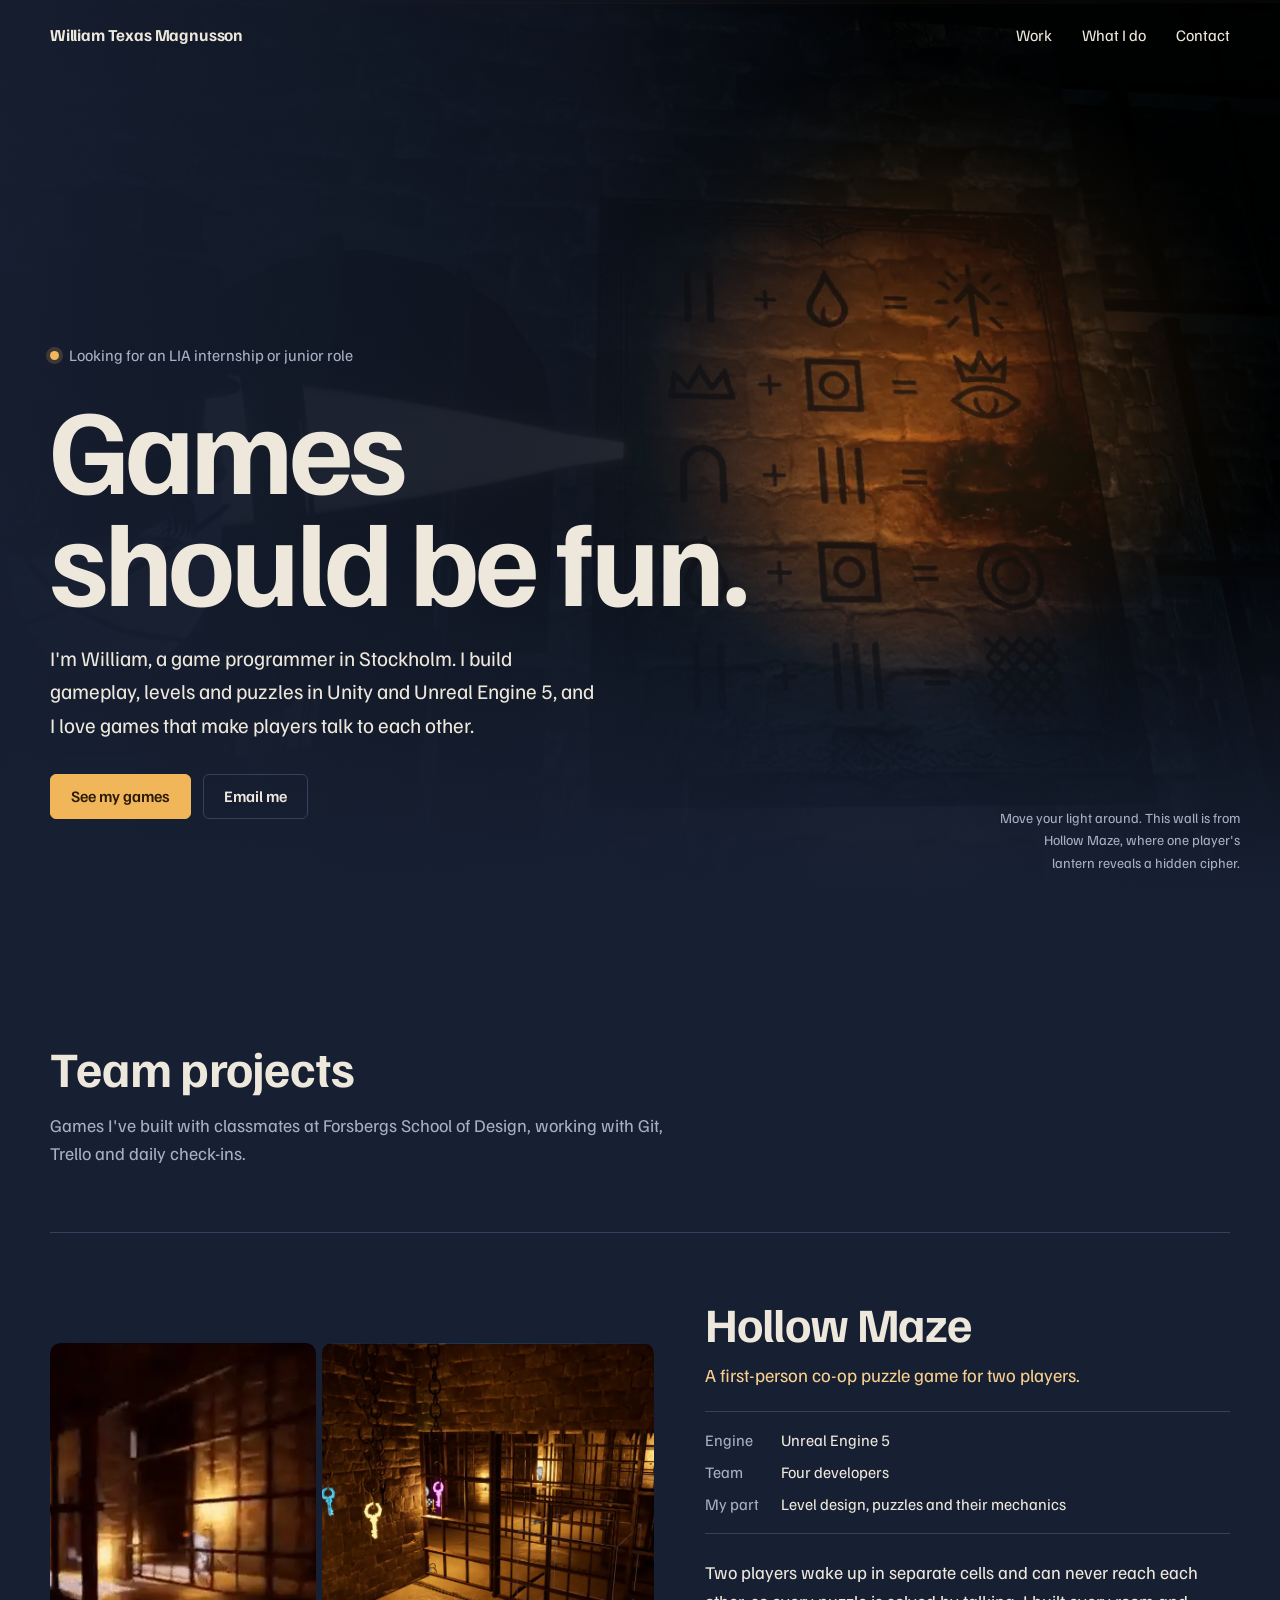
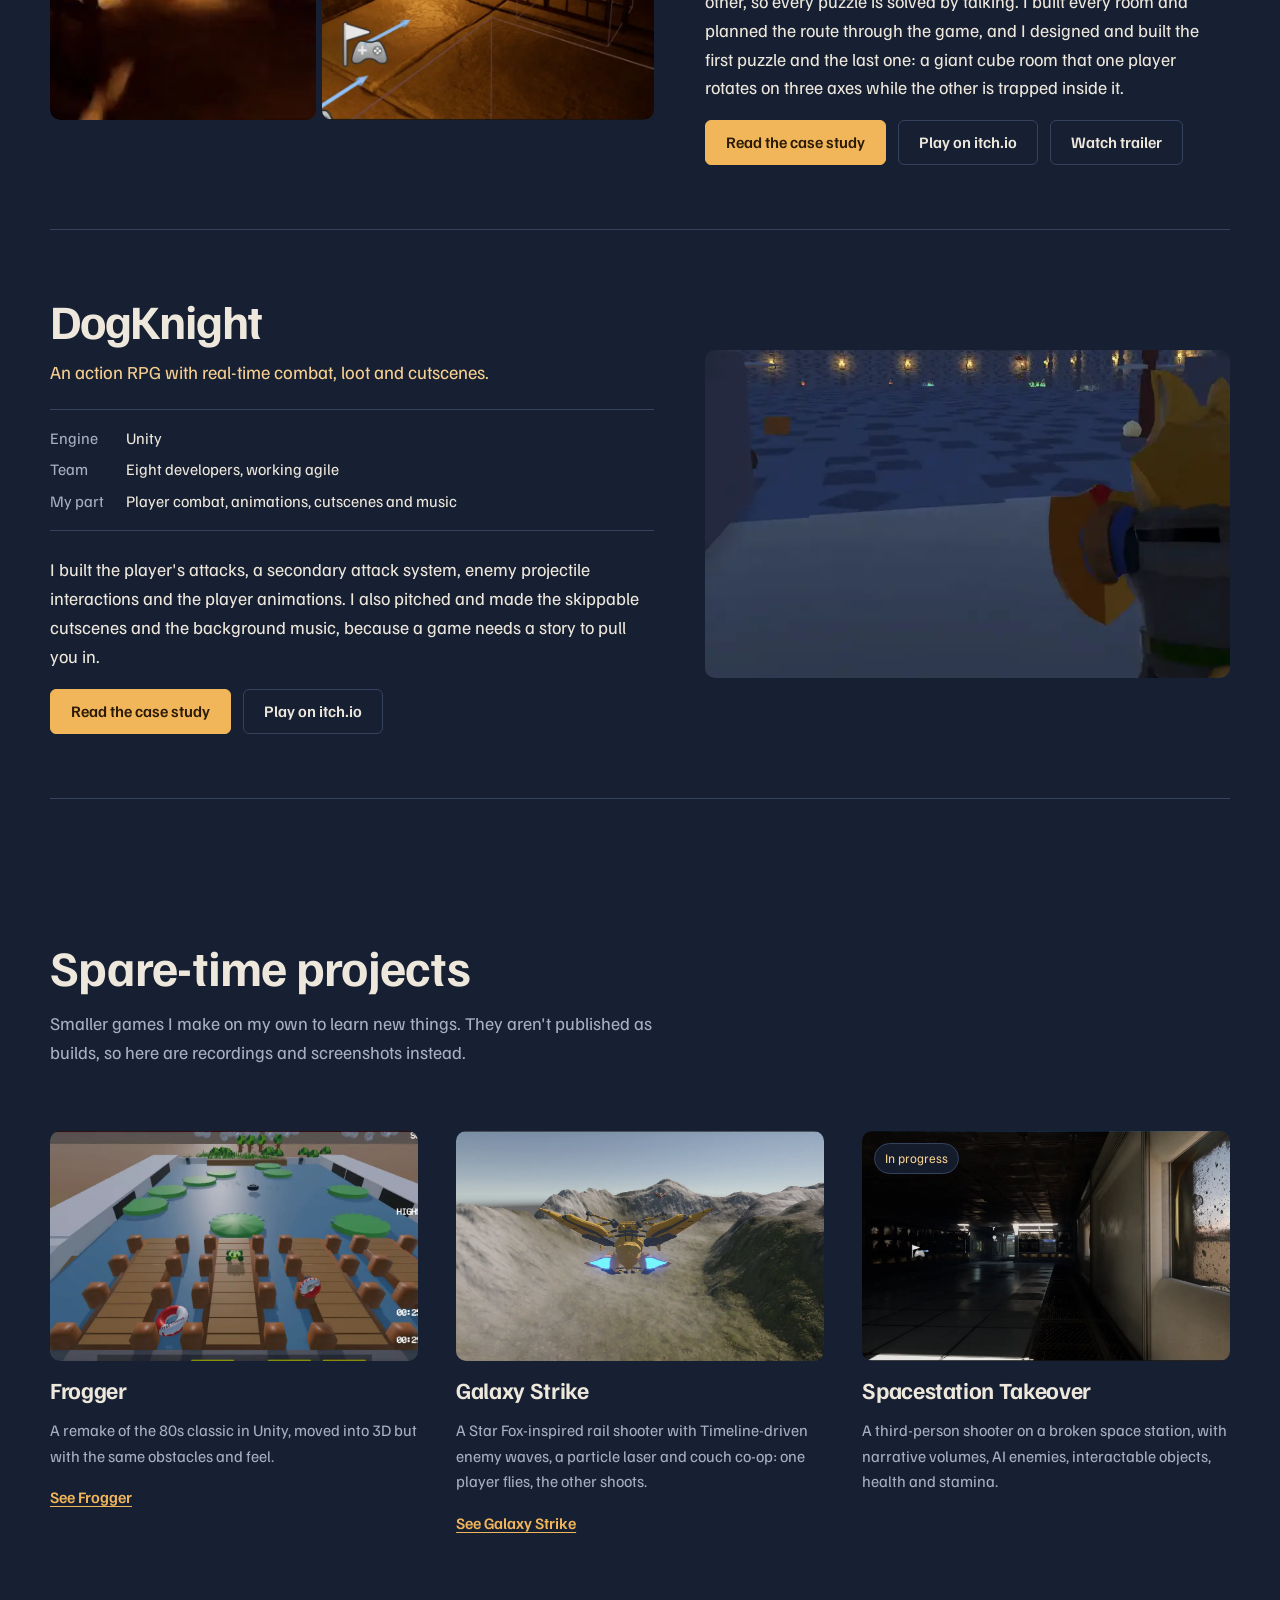
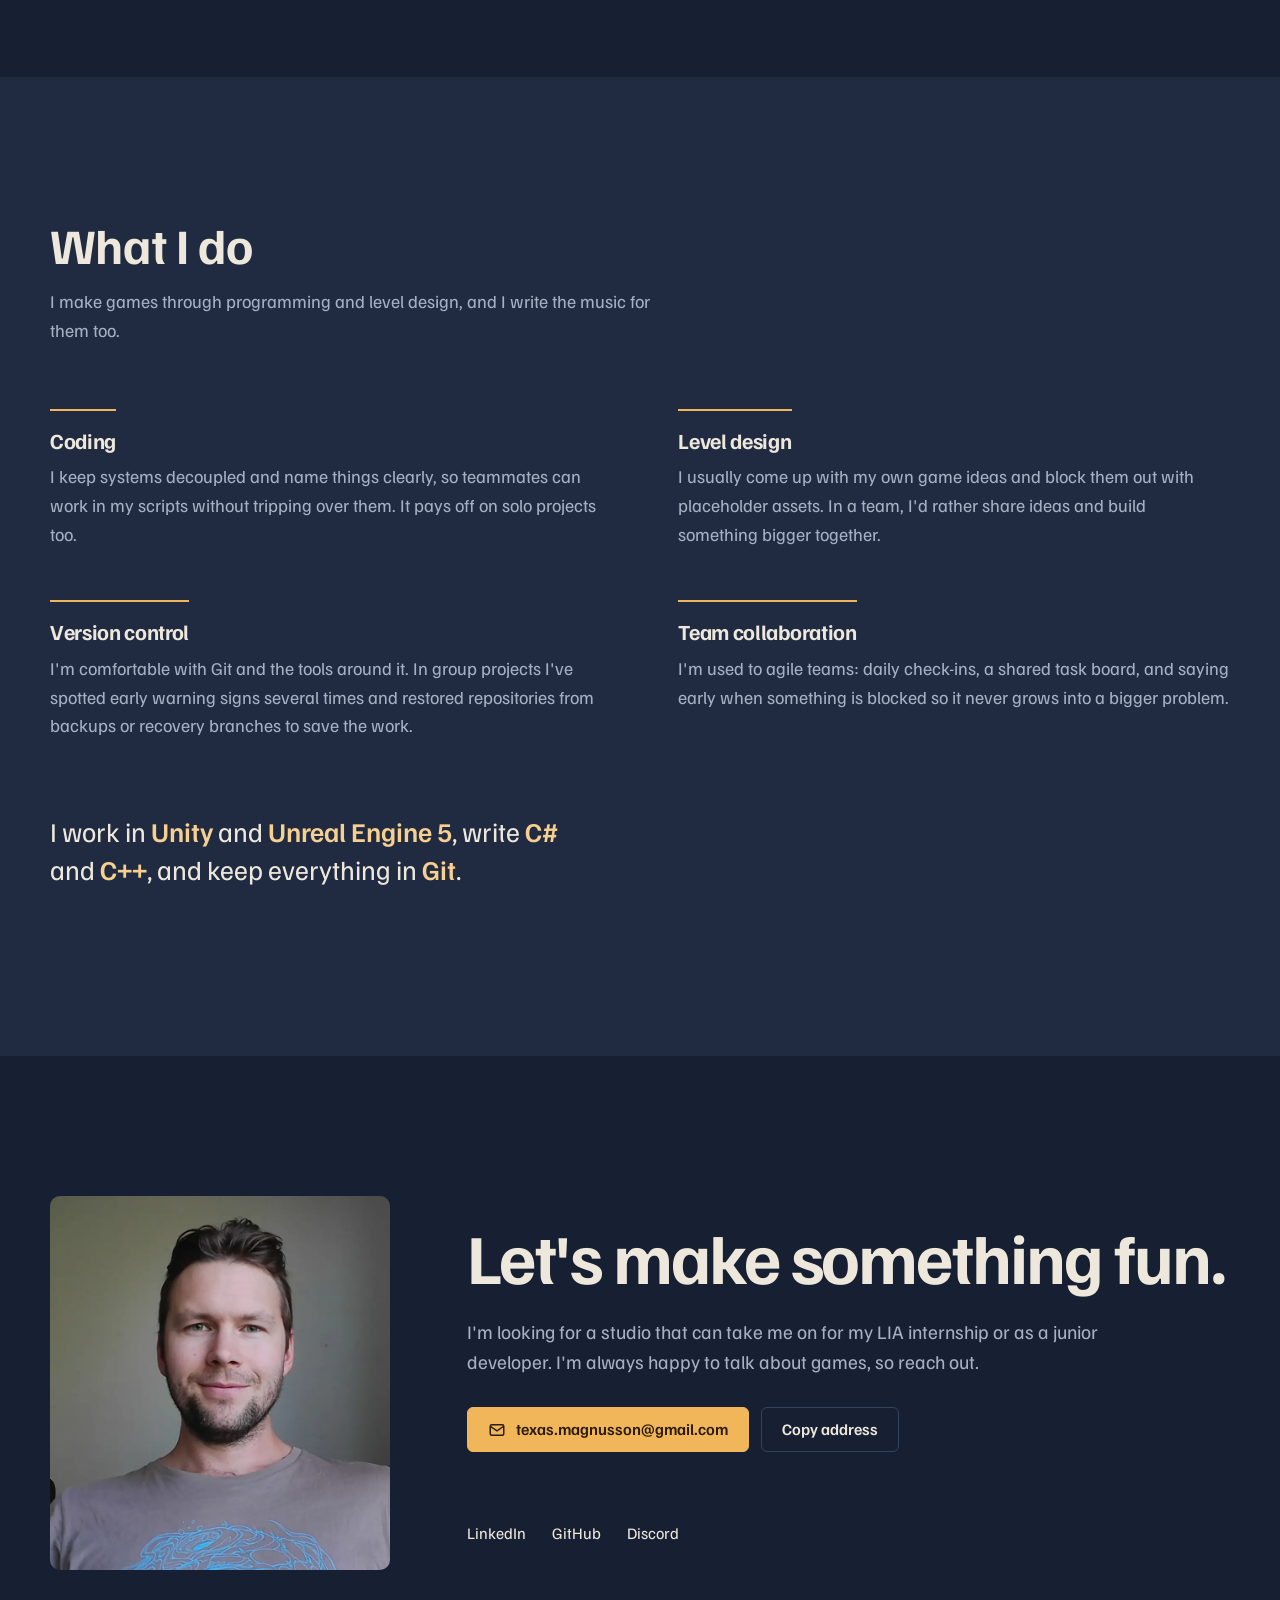
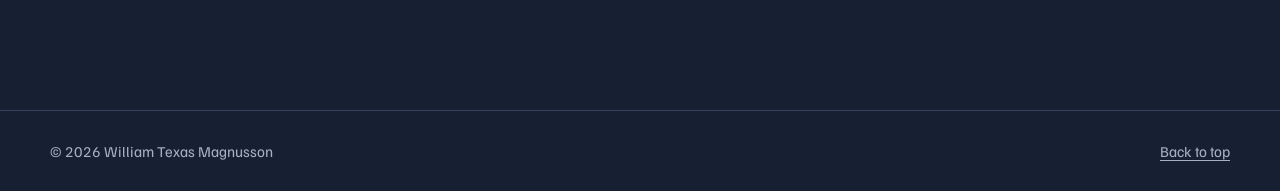
<file: index.html>
<!doctype html>
<html lang="en">
<head>
  <meta charset="utf-8">
  <meta name="viewport" content="width=device-width, initial-scale=1">
  <title>William Texas Magnusson</title>
  <meta name="description" content="William Texas Magnusson is a game programmer in Stockholm working in Unity and Unreal Engine 5, looking for an LIA internship or junior role at a game studio.">
  <meta property="og:title" content="William Texas Magnusson, game programmer">
  <meta property="og:description" content="Co-op puzzles, ARPG combat and spare-time projects made in Unity and Unreal Engine 5.">
  <meta property="og:image" content="https://magnusson132.github.io/Portfolio/media/hero-cipher.webp">
  <meta property="og:type" content="website">
  <meta name="theme-color" content="#172033">
  <link rel="icon" href="favicon.svg" type="image/svg+xml">
  <link rel="preload" href="assets/fonts/familjen-grotesk.woff2" as="font" type="font/woff2" crossorigin>
  <link rel="stylesheet" href="assets/style.css">
</head>
<body>
  <a class="skip" href="#work">Skip to projects</a>

  <header class="site-header">
    <div class="wrap">
      <a class="brand" href="./">William Texas Magnusson</a>
      <nav class="nav" aria-label="Main">
        <a href="#work">Work</a>
        <a class="opt" href="#craft">What I do</a>
        <a href="#contact">Contact</a>
      </nav>
    </div>
  </header>

  <main>
    <section class="hero" aria-labelledby="hero-title">
      <div class="hero-scene" aria-hidden="true">
        <img class="dark" src="media/hero-cipher.webp" alt="" width="1339" height="933" fetchpriority="high">
        <img class="lit" src="media/hero-cipher.webp" alt="" width="1339" height="933">
      </div>
      <div class="wrap">
        <div class="hero-copy">
          <p class="status">Looking for an LIA internship or junior role</p>
          <h1 id="hero-title">Games should be fun.</h1>
          <p class="lede">I'm William, a game programmer in Stockholm. I build gameplay, levels and puzzles in Unity and Unreal Engine 5, and I love games that make players talk to each other.</p>
          <div class="actions">
            <a class="btn" href="#work">See my games</a>
            <a class="btn ghost" href="mailto:texas.magnusson@gmail.com">Email me</a>
          </div>
        </div>
        <p class="hero-hint"><span class="hint-mouse">Move your light around.</span><span class="hint-touch">Tap to move the light.</span> This wall is from Hollow Maze, where one player's lantern reveals a hidden cipher.</p>
      </div>
    </section>

    <section class="section" id="work" aria-labelledby="work-title">
      <div class="wrap">
        <div class="section-head">
          <h2 id="work-title">Team projects</h2>
          <p>Games I've built with classmates at Forsbergs School of Design, working with Git, Trello and daily check-ins.</p>
        </div>

        <article class="feature">
          <div class="feature-media duo">
            <div>
              <video data-loop muted loop playsinline preload="none" poster="media/hm-loop-poster.webp" width="400" height="452" aria-label="Hollow Maze gameplay: light beams, lantern and stone corridors">
                <source src="media/hm-loop.mp4" type="video/mp4">
              </video>
            </div>
            <div><img src="media/hm-keys.webp" alt="A jail cell in Hollow Maze with coloured keys hanging on the wall" width="1600" height="829" loading="lazy"></div>
          </div>
          <div class="feature-text">
            <h3>Hollow Maze</h3>
            <p class="pitch">A first-person co-op puzzle game for two players.</p>
            <dl class="facts">
              <dt>Engine</dt><dd>Unreal Engine 5</dd>
              <dt>Team</dt><dd>Four developers</dd>
              <dt>My part</dt><dd>Level design, puzzles and their mechanics</dd>
            </dl>
            <p>Two players wake up in separate cells and can never reach each other, so every puzzle is solved by talking. I built every room and planned the route through the game, and I designed and built the first puzzle and the last one: a giant cube room that one player rotates on three axes while the other is trapped inside it.</p>
            <div class="actions">
              <a class="btn" href="hollow-maze/">Read the case study</a>
              <a class="btn ghost" href="https://valenvier.itch.io/hollow-maze" target="_blank" rel="noopener">Play on itch.io</a>
              <a class="btn ghost" href="https://djfzrdleuoixdskuxmbb.supabase.co/storage/v1/object/public/portfolio-media/games/hollow-maze/clip_hollow.mp4" target="_blank" rel="noopener">Watch trailer</a>
            </div>
          </div>
        </article>

        <article class="feature flip">
          <div class="feature-media">
            <video data-loop muted loop playsinline preload="none" poster="media/dk-loop-poster.webp" width="800" height="538" aria-label="DogKnight gameplay: the dog knight attacking in a dungeon">
              <source src="media/dk-loop.mp4" type="video/mp4">
            </video>
          </div>
          <div class="feature-text">
            <h3>DogKnight</h3>
            <p class="pitch">An action RPG with real-time combat, loot and cutscenes.</p>
            <dl class="facts">
              <dt>Engine</dt><dd>Unity</dd>
              <dt>Team</dt><dd>Eight developers, working agile</dd>
              <dt>My part</dt><dd>Player combat, animations, cutscenes and music</dd>
            </dl>
            <p>I built the player's attacks, a secondary attack system, enemy projectile interactions and the player animations. I also pitched and made the skippable cutscenes and the background music, because a game needs a story to pull you in.</p>
            <div class="actions">
              <a class="btn" href="dogknight/">Read the case study</a>
              <a class="btn ghost" href="https://shinyoctagon.itch.io/dogknight-adventure" target="_blank" rel="noopener">Play on itch.io</a>
            </div>
          </div>
        </article>
      </div>
    </section>

    <section class="section" id="side" aria-labelledby="side-title" style="padding-top:0">
      <div class="wrap">
        <div class="section-head">
          <h2 id="side-title">Spare-time projects</h2>
          <p>Smaller games I make on my own to learn new things. They aren't published as builds, so here are recordings and screenshots instead.</p>
        </div>
        <div class="side-grid">
          <article class="side">
            <a class="thumb" href="frogger/" tabindex="-1" aria-hidden="true">
              <video data-loop muted loop playsinline preload="none" poster="media/fr-gameplay-poster.webp" width="1280" height="640">
                <source src="media/fr-gameplay.mp4" type="video/mp4">
              </video>
            </a>
            <h3><a href="frogger/">Frogger</a></h3>
            <p>A remake of the 80s classic in Unity, moved into 3D but with the same obstacles and feel.</p>
            <a class="more" href="frogger/">See Frogger</a>
          </article>
          <article class="side">
            <a class="thumb" href="galaxy-shooter/" tabindex="-1" aria-hidden="true">
              <img src="media/gs-ship.webp" alt="" width="1504" height="846" loading="lazy">
            </a>
            <h3><a href="galaxy-shooter/">Galaxy Strike</a></h3>
            <p>A Star Fox-inspired rail shooter with Timeline-driven enemy waves, a particle laser and couch co-op: one player flies, the other shoots.</p>
            <a class="more" href="galaxy-shooter/">See Galaxy Strike</a>
          </article>
          <article class="side">
            <div class="thumb">
              <img src="media/ss-station.webp" alt="A dark corridor on a broken space station" width="1600" height="836" loading="lazy">
              <span class="tag">In progress</span>
            </div>
            <h3>Spacestation Takeover</h3>
            <p>A third-person shooter on a broken space station, with narrative volumes, AI enemies, interactable objects, health and stamina.</p>
          </article>
        </div>
      </div>
    </section>

    <section class="section craft" id="craft" aria-labelledby="craft-title">
      <div class="wrap">
        <div class="section-head">
          <h2 id="craft-title">What I do</h2>
          <p>I make games through programming and level design, and I write the music for them too.</p>
        </div>
        <div class="craft-grid">
          <div class="craft-item">
            <h3>Coding</h3>
            <p>I keep systems decoupled and name things clearly, so teammates can work in my scripts without tripping over them. It pays off on solo projects too.</p>
          </div>
          <div class="craft-item">
            <h3>Level design</h3>
            <p>I usually come up with my own game ideas and block them out with placeholder assets. In a team, I'd rather share ideas and build something bigger together.</p>
          </div>
          <div class="craft-item">
            <h3>Version control</h3>
            <p>I'm comfortable with Git and the tools around it. In group projects I've spotted early warning signs several times and restored repositories from backups or recovery branches to save the work.</p>
          </div>
          <div class="craft-item">
            <h3>Team collaboration</h3>
            <p>I'm used to agile teams: daily check-ins, a shared task board, and saying early when something is blocked so it never grows into a bigger problem.</p>
          </div>
        </div>
        <p class="tools">I work in <strong>Unity</strong> and <strong>Unreal Engine 5</strong>, write <strong>C#</strong> and <strong>C++</strong>, and keep everything in <strong>Git</strong>.</p>
      </div>
    </section>

    <section class="section contact" id="contact" aria-labelledby="contact-title">
      <div class="wrap contact-grid">
        <div class="portrait">
          <img src="media/william.webp" alt="William Texas Magnusson" width="808" height="899" loading="lazy">
        </div>
        <div>
          <h2 id="contact-title">Let's make something fun.</h2>
          <p class="lede">I'm looking for a studio that can take me on for my LIA internship or as a junior developer. I'm always happy to talk about games, so reach out.</p>
          <div class="email-line">
            <a class="btn" href="mailto:texas.magnusson@gmail.com">
              <svg viewBox="0 0 24 24" fill="none" stroke="currentColor" stroke-width="2" aria-hidden="true"><rect x="3" y="5" width="18" height="14" rx="2"/><path d="m3 7 9 6 9-6"/></svg>
              texas.magnusson@gmail.com
            </a>
            <button class="btn ghost" type="button" data-copy="texas.magnusson@gmail.com" aria-describedby="copy-status">Copy address</button>
          </div>
          <p class="copy-status" id="copy-status" role="status"></p>
          <ul class="socials">
            <li><a href="https://www.linkedin.com/in/william-magnusson-2694556a/" target="_blank" rel="noopener">LinkedIn</a></li>
            <li><a href="https://github.com/Magnusson132" target="_blank" rel="noopener">GitHub</a></li>
            <li><a href="https://discordapp.com/users/magnusson9685" target="_blank" rel="noopener">Discord</a></li>
          </ul>
        </div>
      </div>
    </section>
  </main>

  <footer class="site-footer">
    <div class="wrap">
      <span>© <span id="year">2026</span> William Texas Magnusson</span>
      <a href="#hero-title">Back to top</a>
    </div>
  </footer>

  <script src="assets/main.js" defer></script>
</body>
</html>
</file>
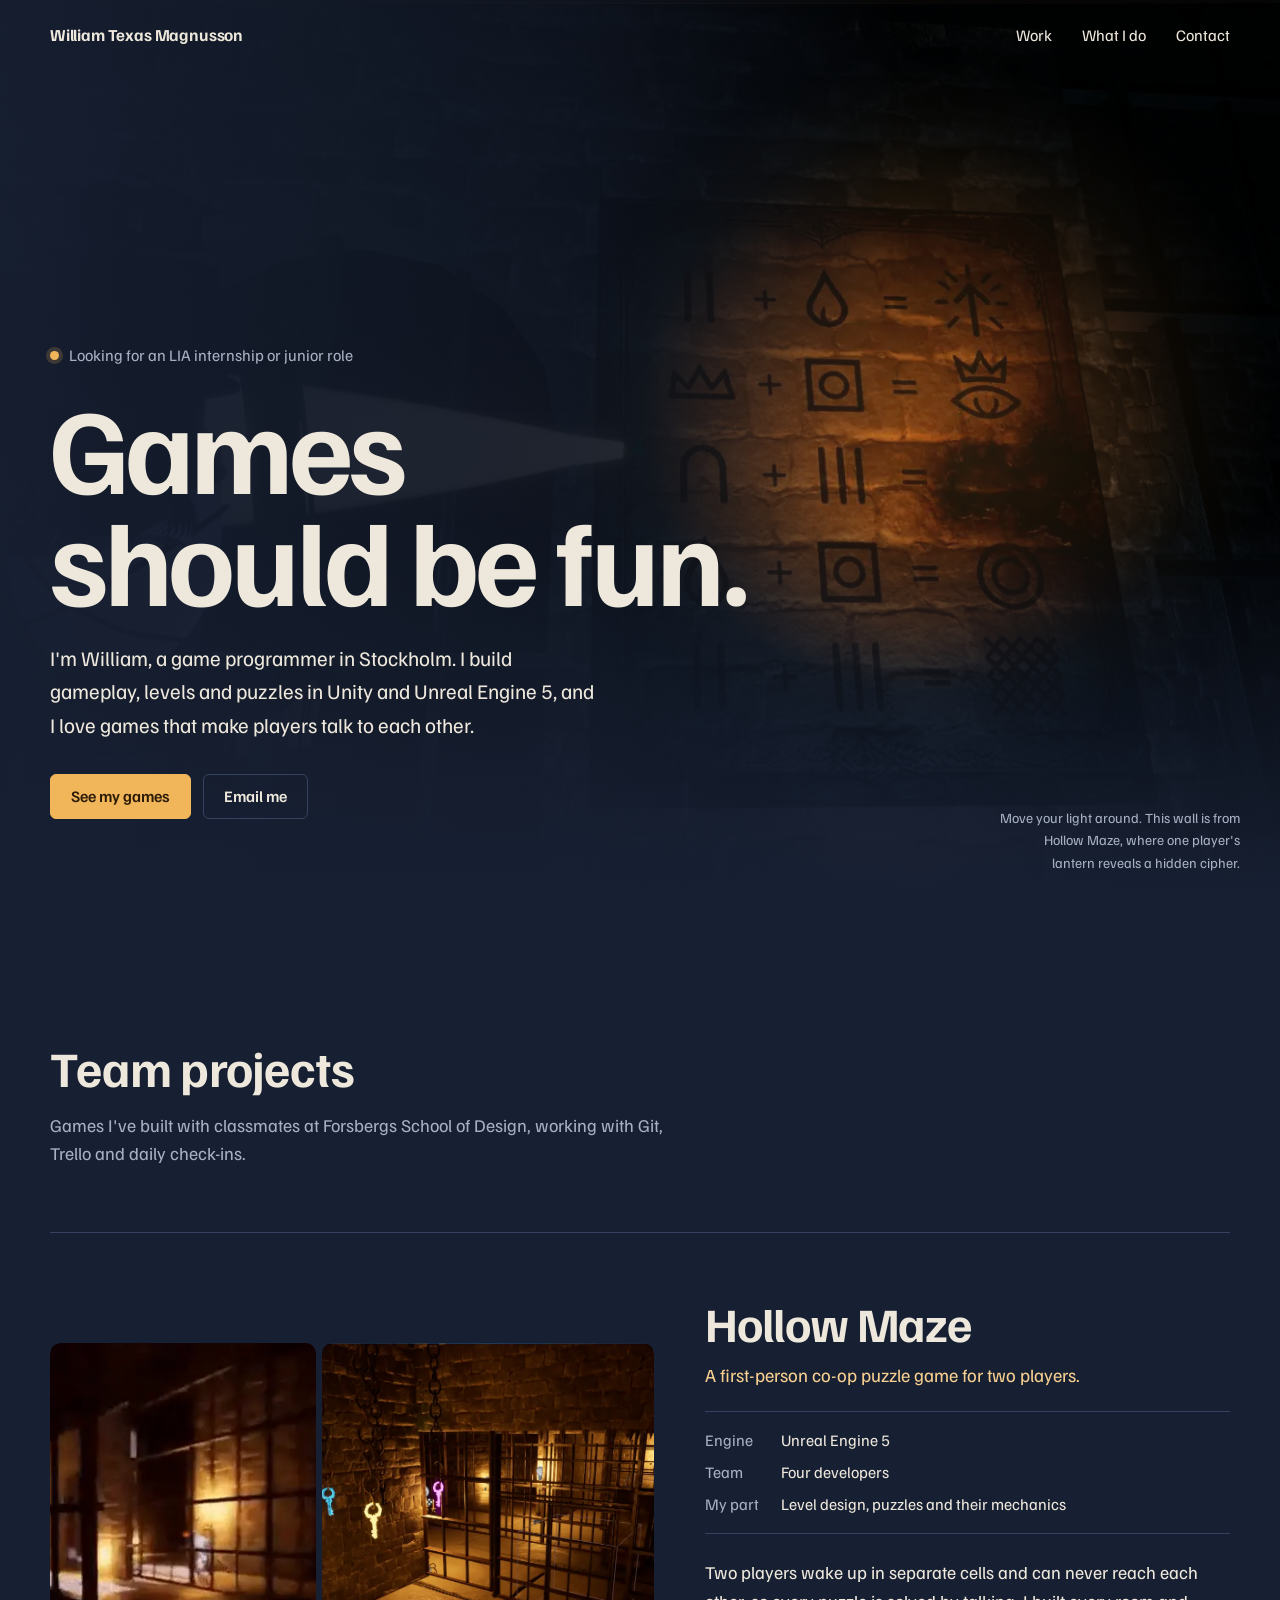
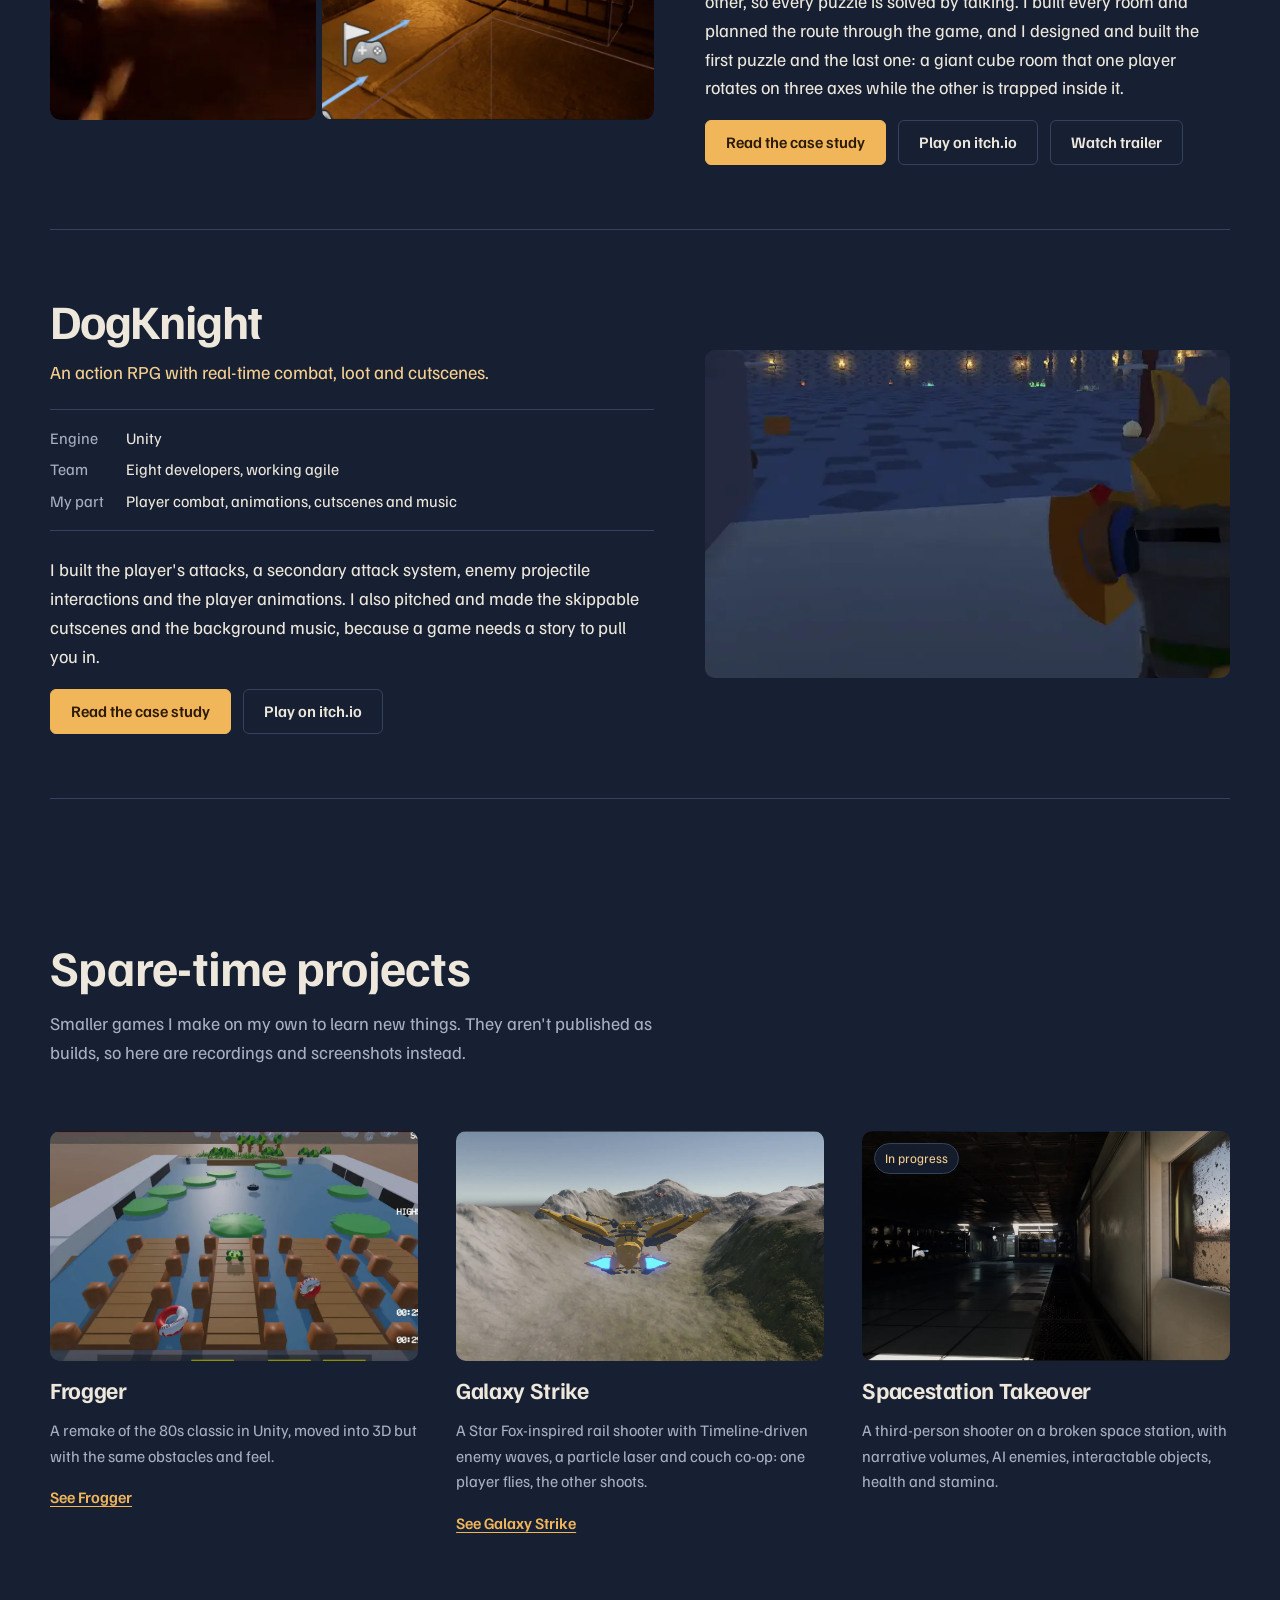
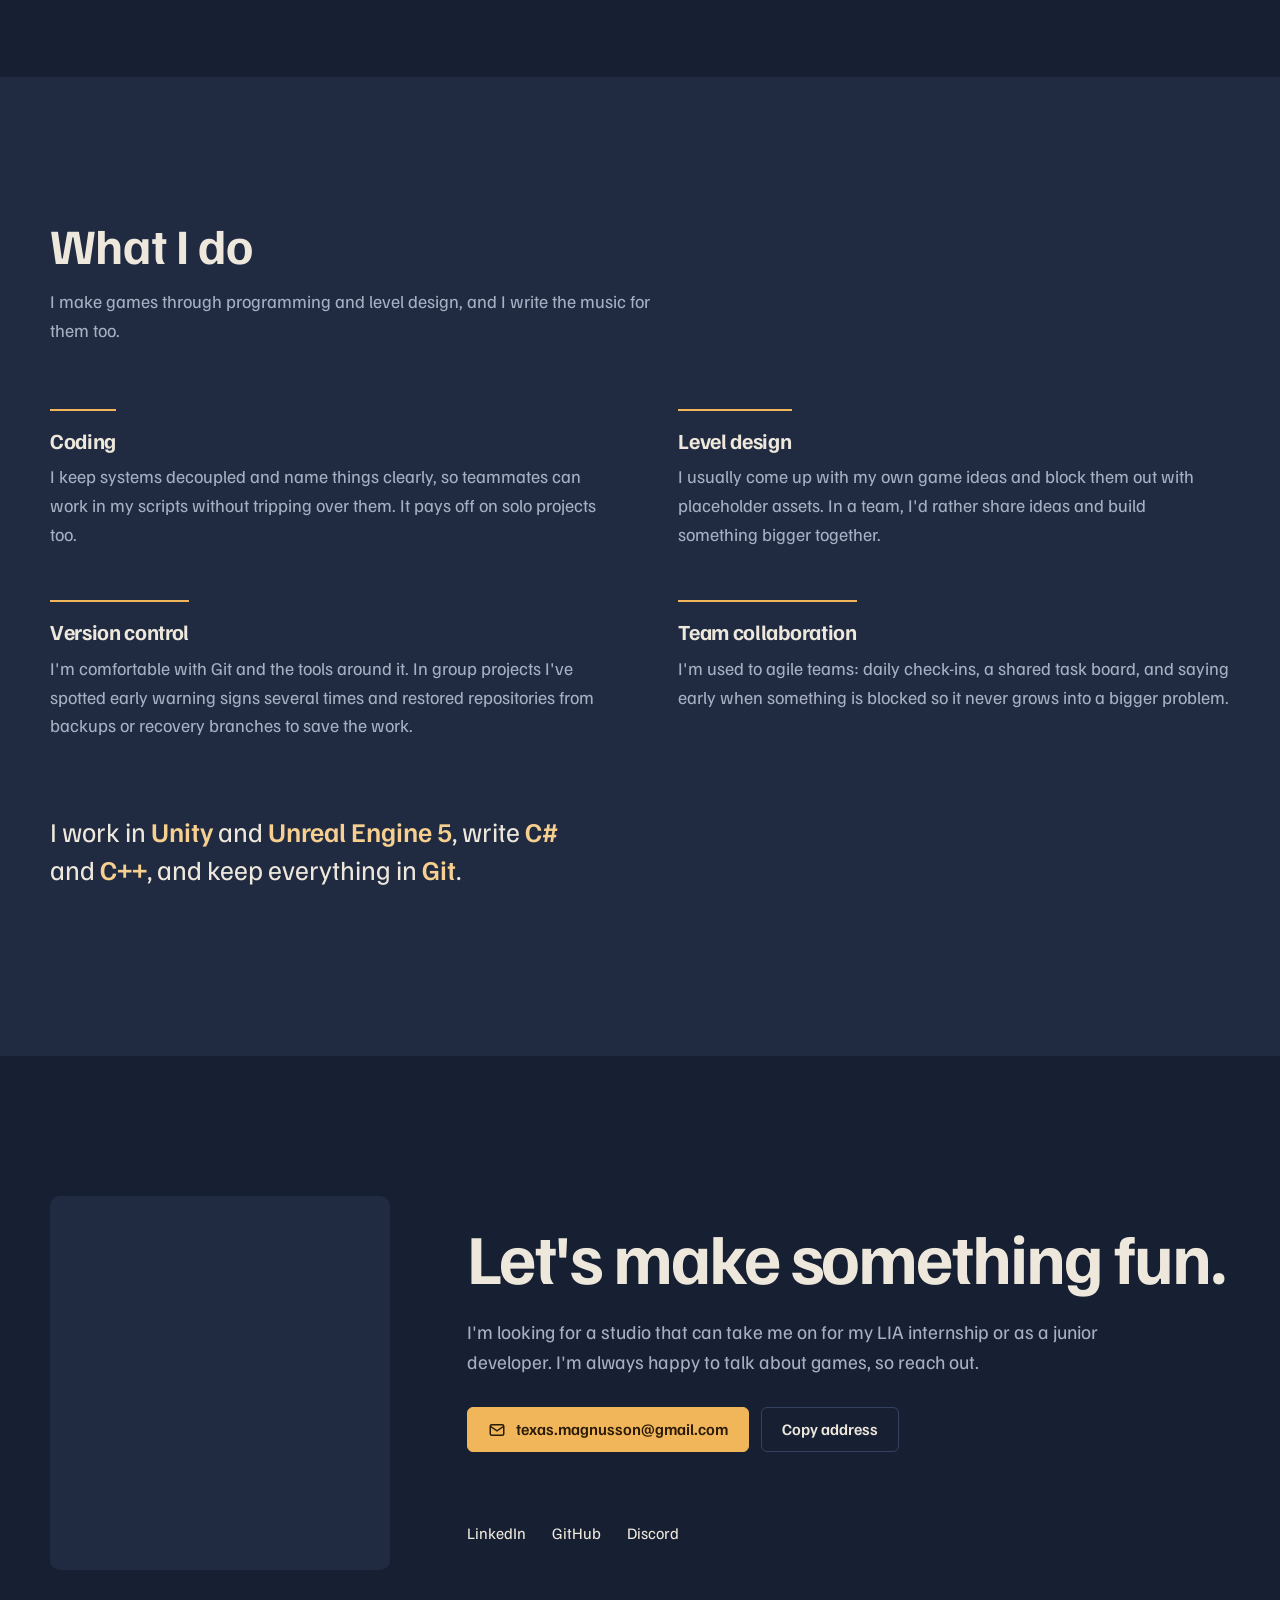
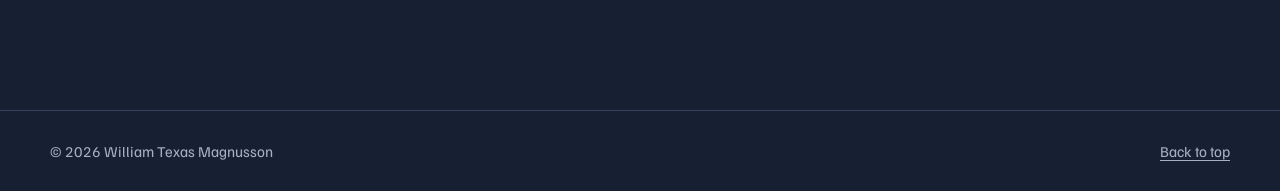
<file: contact-form/index.html>
<!doctype html>
<html lang="en"><head><meta charset="utf-8"><title>Contact | William Texas Magnusson</title>
<meta http-equiv="refresh" content="0; url=../#contact"><link rel="canonical" href="../#contact">
<style>body{background:#172033;color:#eee8dc;font-family:system-ui,sans-serif;padding:40px}a{color:#f2b65a}</style></head>
<body><p>The contact page has moved. <a href="../#contact">Go to contact</a>.</p></body></html>
</file>
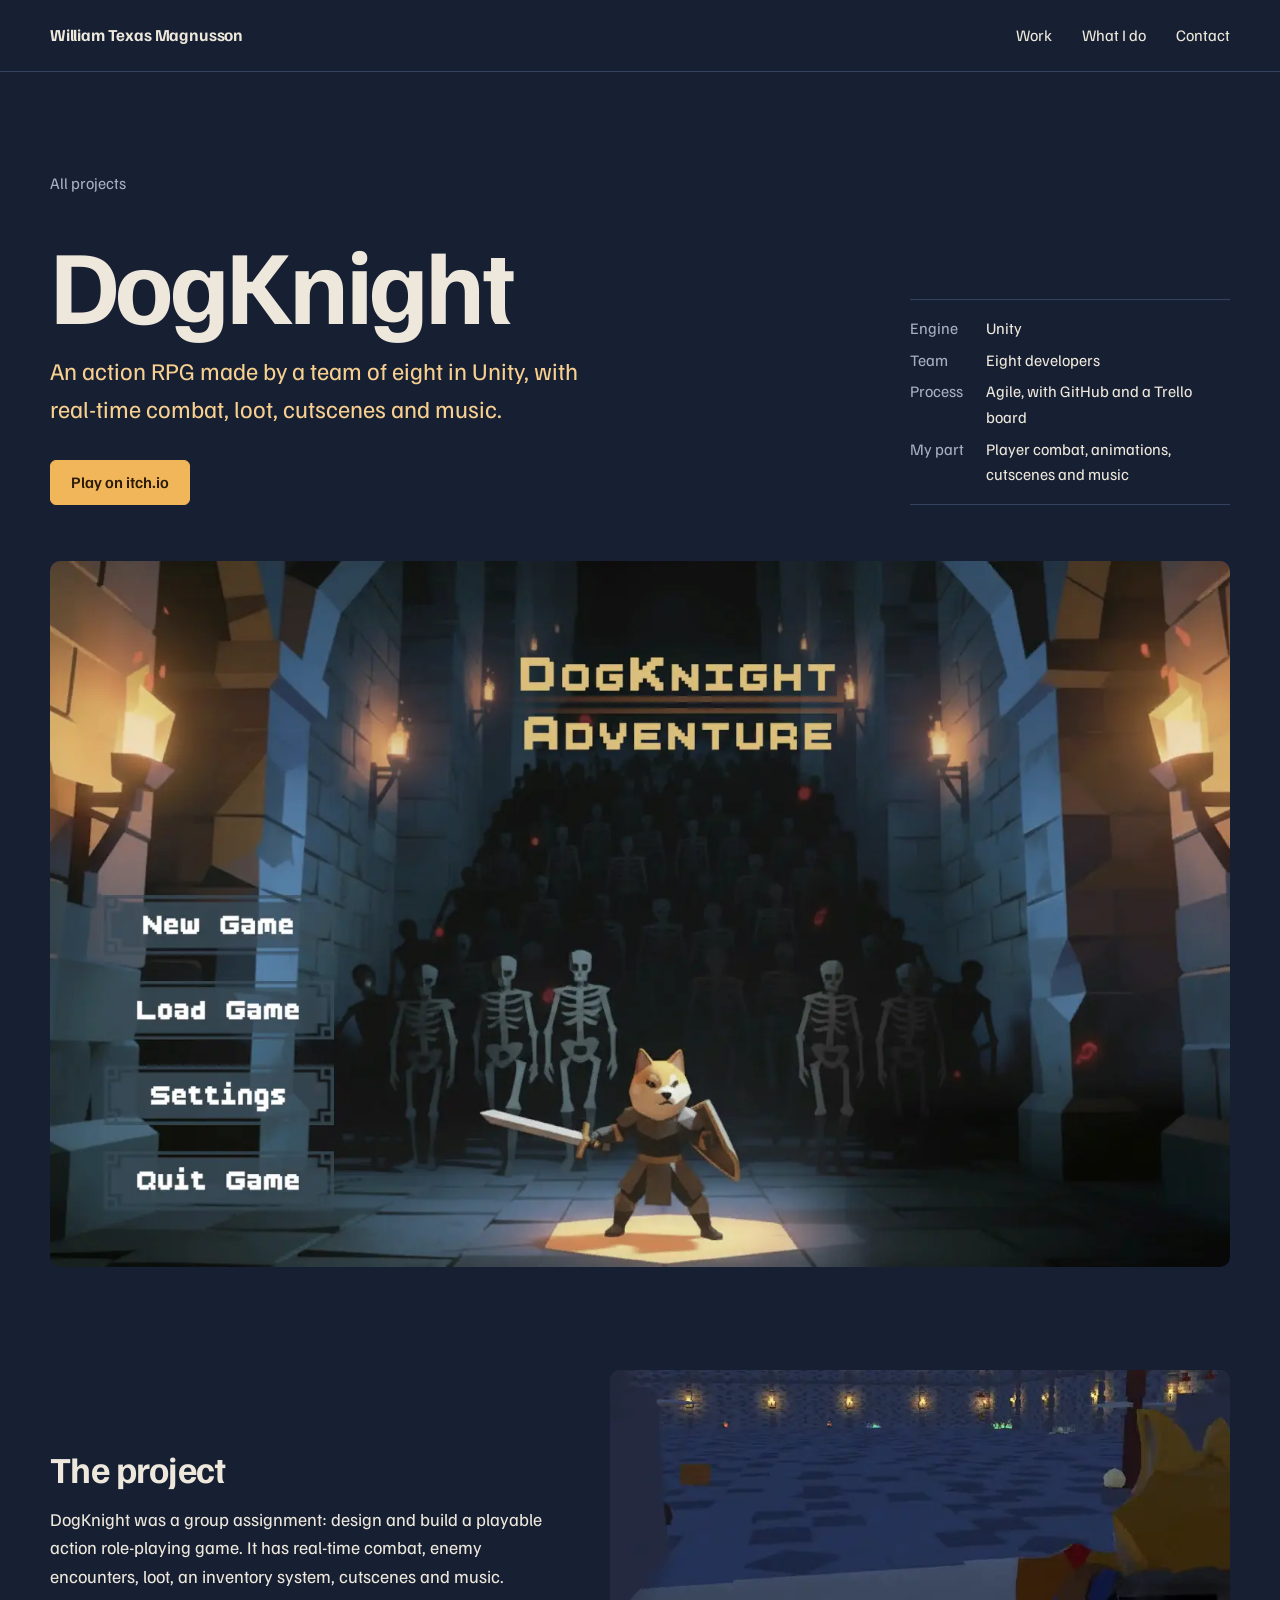
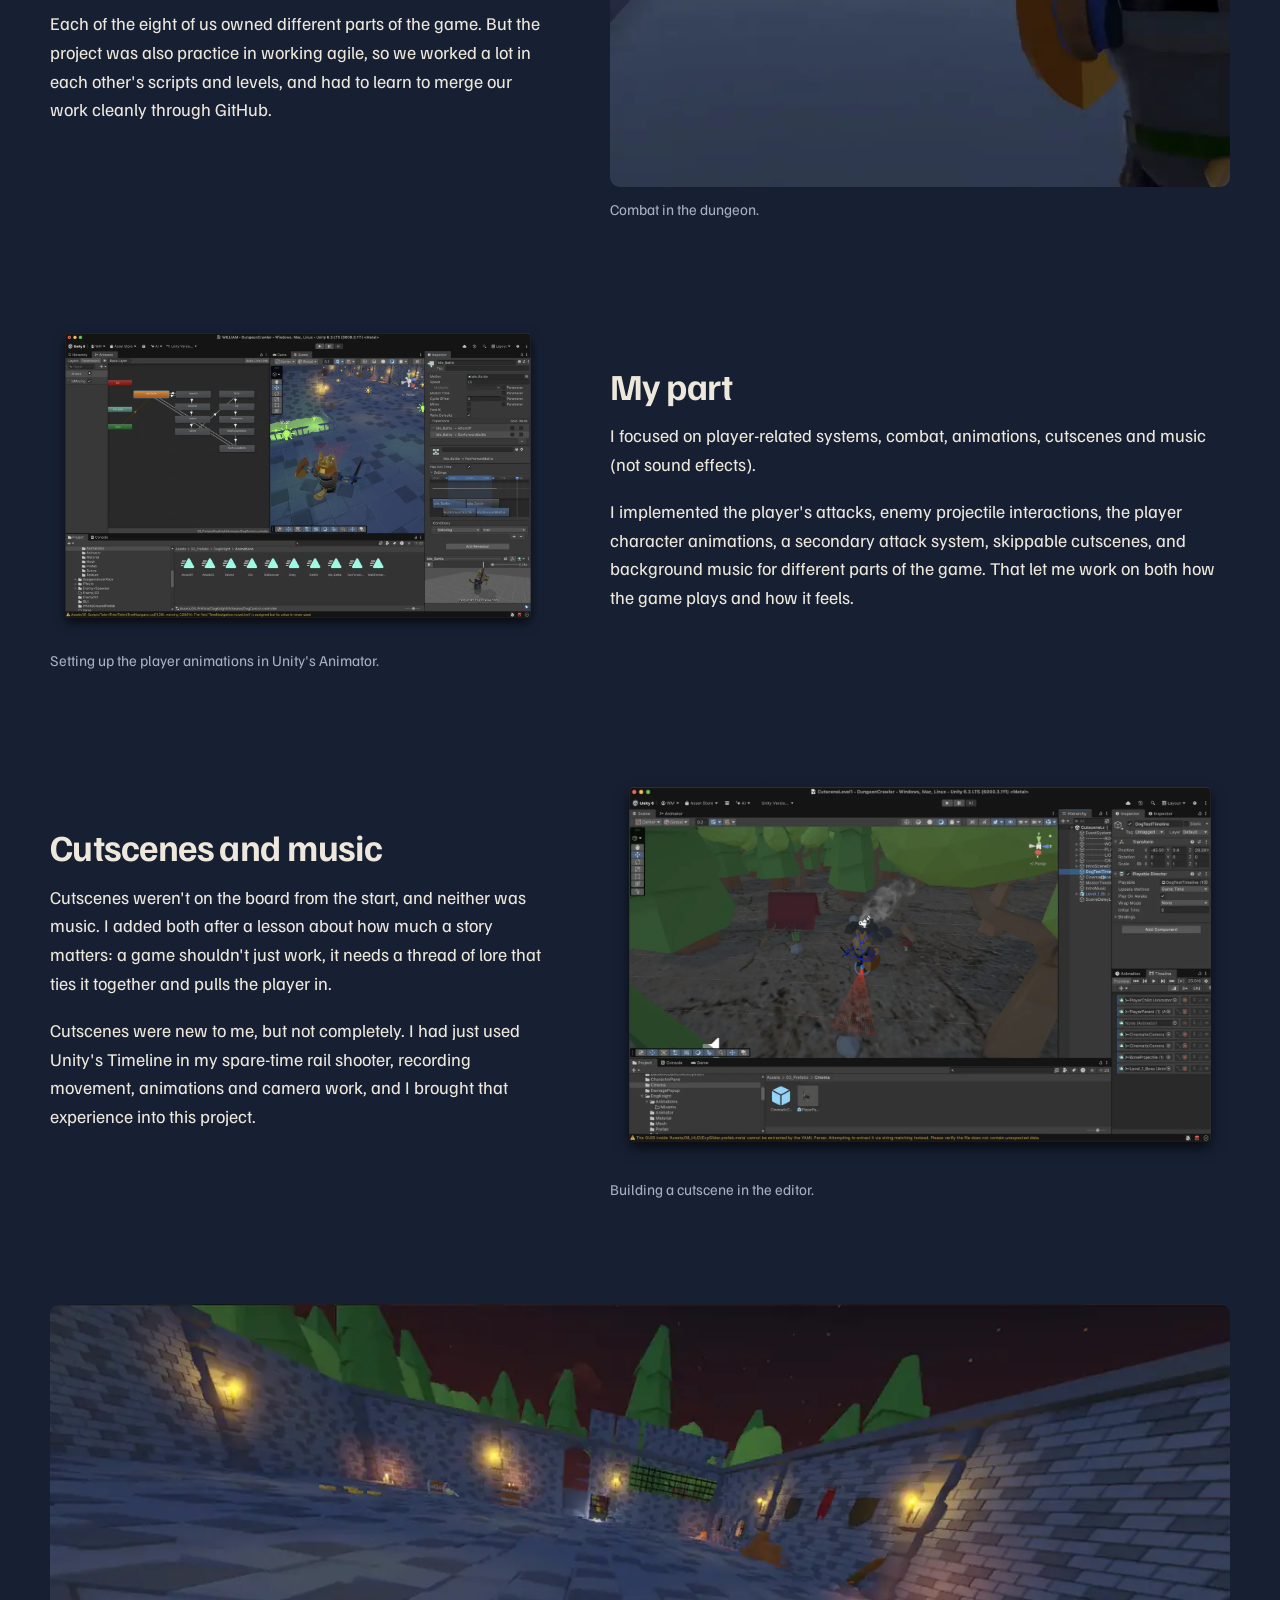
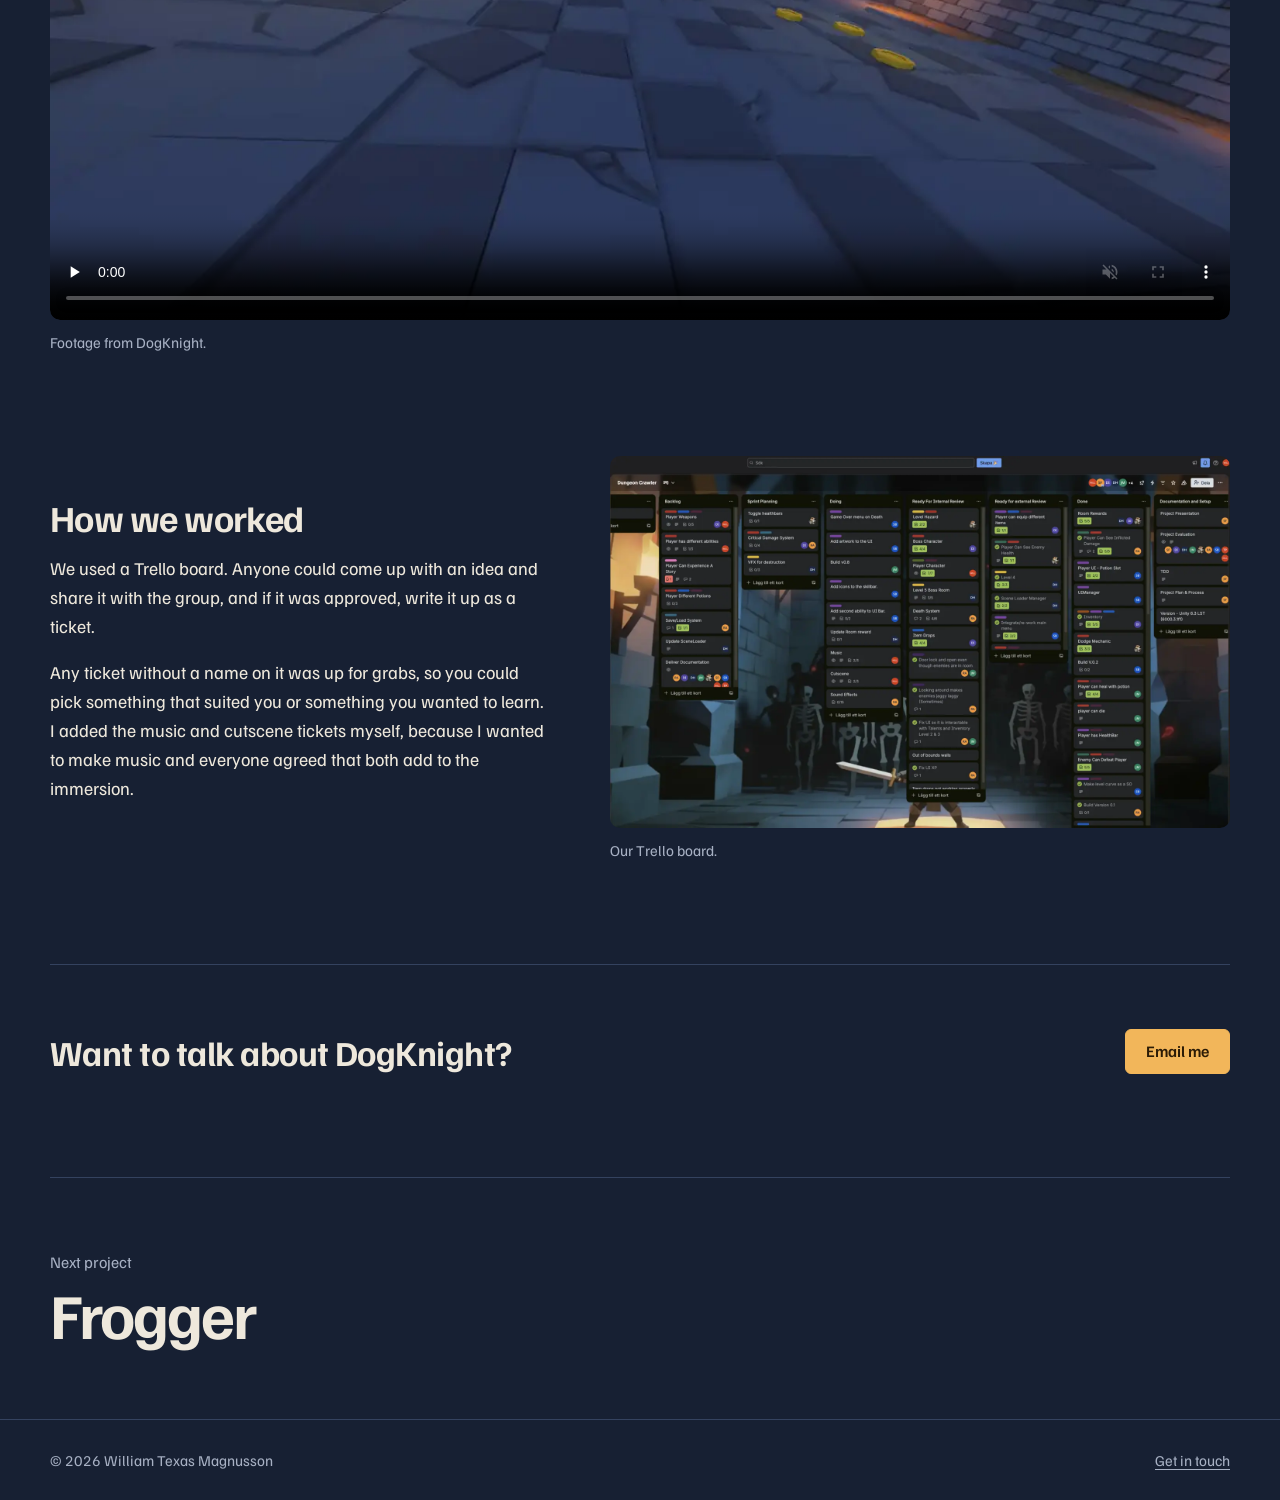
<file: dogknight/index.html>
<!doctype html>
<html lang="en">
<head>
  <meta charset="utf-8">
  <meta name="viewport" content="width=device-width, initial-scale=1">
  <title>DogKnight | William Texas Magnusson</title>
  <meta name="description" content="DogKnight is a Unity action RPG made by an agile team of eight. William built the player combat, animations, skippable cutscenes and background music.">
  <meta property="og:title" content="DogKnight by William Texas Magnusson">
  <meta property="og:description" content="DogKnight is a Unity action RPG made by an agile team of eight. William built the player combat, animations, skippable cutscenes and background music.">
  <meta property="og:image" content="https://magnusson132.github.io/Portfolio/media/dk-title.webp">
  <meta name="theme-color" content="#172033">
  <link rel="icon" href="../favicon.svg" type="image/svg+xml">
  <link rel="preload" href="../assets/fonts/familjen-grotesk.woff2" as="font" type="font/woff2" crossorigin>
  <link rel="stylesheet" href="../assets/style.css">
</head>
<body>
  <a class="skip" href="#main">Skip to content</a>
  <header class="site-header solid">
    <div class="wrap">
      <a class="brand" href="../">William Texas Magnusson</a>
      <nav class="nav" aria-label="Main">
        <a href="../#work">Work</a>
        <a class="opt" href="../#craft">What I do</a>
        <a href="../#contact">Contact</a>
      </nav>
    </div>
  </header>
  <main id="main">

    <section class="case-hero">
      <div class="wrap">
        <a class="back" href="../#work">All projects</a>
        <div class="case-top">
          <div>
            <h1>DogKnight</h1>
            <p class="pitch">An action RPG made by a team of eight in Unity, with real-time combat, loot, cutscenes and music.</p>
            <div class="actions"><a class="btn" href="https://shinyoctagon.itch.io/dogknight-adventure" target="_blank" rel="noopener">Play on itch.io</a></div>
          </div>
          <dl class="facts"><dt>Engine</dt><dd>Unity</dd><dt>Team</dt><dd>Eight developers</dd><dt>Process</dt><dd>Agile, with GitHub and a Trello board</dd><dt>My part</dt><dd>Player combat, animations, cutscenes and music</dd></dl>
        </div>
      </div>
    </section>
    <div class="wrap"><div class="case-cover"><img src="../media/dk-title.webp" alt="DogKnight Adventure title screen: a dog knight with sword and shield in front of a skeleton army" width="1570" height="940"></div></div>
    <section class="case-body">
      <div class="wrap">
        <div class="block"><div class="block-text"><h2>The project</h2><p>DogKnight was a group assignment: design and build a playable action role-playing game. It has real-time combat, enemy encounters, loot, an inventory system, cutscenes and music.</p><p>Each of the eight of us owned different parts of the game. But the project was also practice in working agile, so we worked a lot in each other's scripts and levels, and had to learn to merge our work cleanly through GitHub.</p></div><div><figure><div class="shot"><video data-loop muted loop playsinline preload="none" poster="../media/dk-loop-poster.webp" width="800" height="538" aria-label="DogKnight gameplay: the dog knight fighting in a dungeon"><source src="../media/dk-loop.mp4" type="video/mp4"></video></div><figcaption>Combat in the dungeon.</figcaption></figure></div></div><div class="block flip"><div class="block-text"><h2>My part</h2><p>I focused on player-related systems, combat, animations, cutscenes and music (not sound effects).</p><p>I implemented the player's attacks, enemy projectile interactions, the player character animations, a secondary attack system, skippable cutscenes, and background music for different parts of the game. That let me work on both how the game plays and how it feels.</p></div><div><figure><button class="zoom" type="button" aria-label="Enlarge: The Unity animator graph for the dog knight&#x27;s animations"><span class="shot"><img src="../media/dk-animations.webp" alt="The Unity animator graph for the dog knight&#x27;s animations" width="1600" height="1015" loading="lazy"></span></button><figcaption>Setting up the player animations in Unity's Animator.</figcaption></figure></div></div><div class="block"><div class="block-text"><h2>Cutscenes and music</h2><p>Cutscenes weren't on the board from the start, and neither was music. I added both after a lesson about how much a story matters: a game shouldn't just work, it needs a thread of lore that ties it together and pulls the player in.</p><p>Cutscenes were new to me, but not completely. I had just used Unity's Timeline in my spare-time rail shooter, recording movement, animations and camera work, and I brought that experience into this project.</p></div><div><figure><button class="zoom" type="button" aria-label="Enlarge: Building a DogKnight cutscene in the Unity editor"><span class="shot"><img src="../media/dk-scene.webp" alt="Building a DogKnight cutscene in the Unity editor" width="1600" height="1015" loading="lazy"></span></button><figcaption>Building a cutscene in the editor.</figcaption></figure></div></div><div class="wide"><figure><div class="shot"><video controls muted playsinline preload="none" poster="../media/dk-footage-poster.webp" width="1280" height="668" aria-label="Footage from DogKnight: a camera flying through the forest and dungeon"><source src="../media/dk-footage.mp4" type="video/mp4"></video></div><figcaption>Footage from DogKnight.</figcaption></figure></div><div class="block"><div class="block-text"><h2>How we worked</h2><p>We used a Trello board. Anyone could come up with an idea and share it with the group, and if it was approved, write it up as a ticket.</p><p>Any ticket without a name on it was up for grabs, so you could pick something that suited you or something you wanted to learn. I added the music and cutscene tickets myself, because I wanted to make music and everyone agreed that both add to the immersion.</p></div><div><figure><button class="zoom" type="button" aria-label="Enlarge: The team&#x27;s Trello board with tickets for DogKnight"><span class="shot"><img src="../media/dk-trello.webp" alt="The team&#x27;s Trello board with tickets for DogKnight" width="1600" height="960" loading="lazy"></span></button><figcaption>Our Trello board.</figcaption></figure></div></div>
        <div class="case-cta">
          <h2>Want to talk about DogKnight?</h2>
          <a class="btn" href="mailto:texas.magnusson@gmail.com?subject=DogKnight">Email me</a>
        </div>
      </div>
    </section>
    <div class="wrap"><a class="next" href="../frogger/"><span>Next project</span><strong>Frogger</strong></a></div>
  </main>
  <footer class="site-footer">
    <div class="wrap">
      <span>© <span id="year">2026</span> William Texas Magnusson</span>
      <a href="../#contact">Get in touch</a>
    </div>
  </footer>
  <script src="../assets/main.js" defer></script>
</body>
</html>
</file>
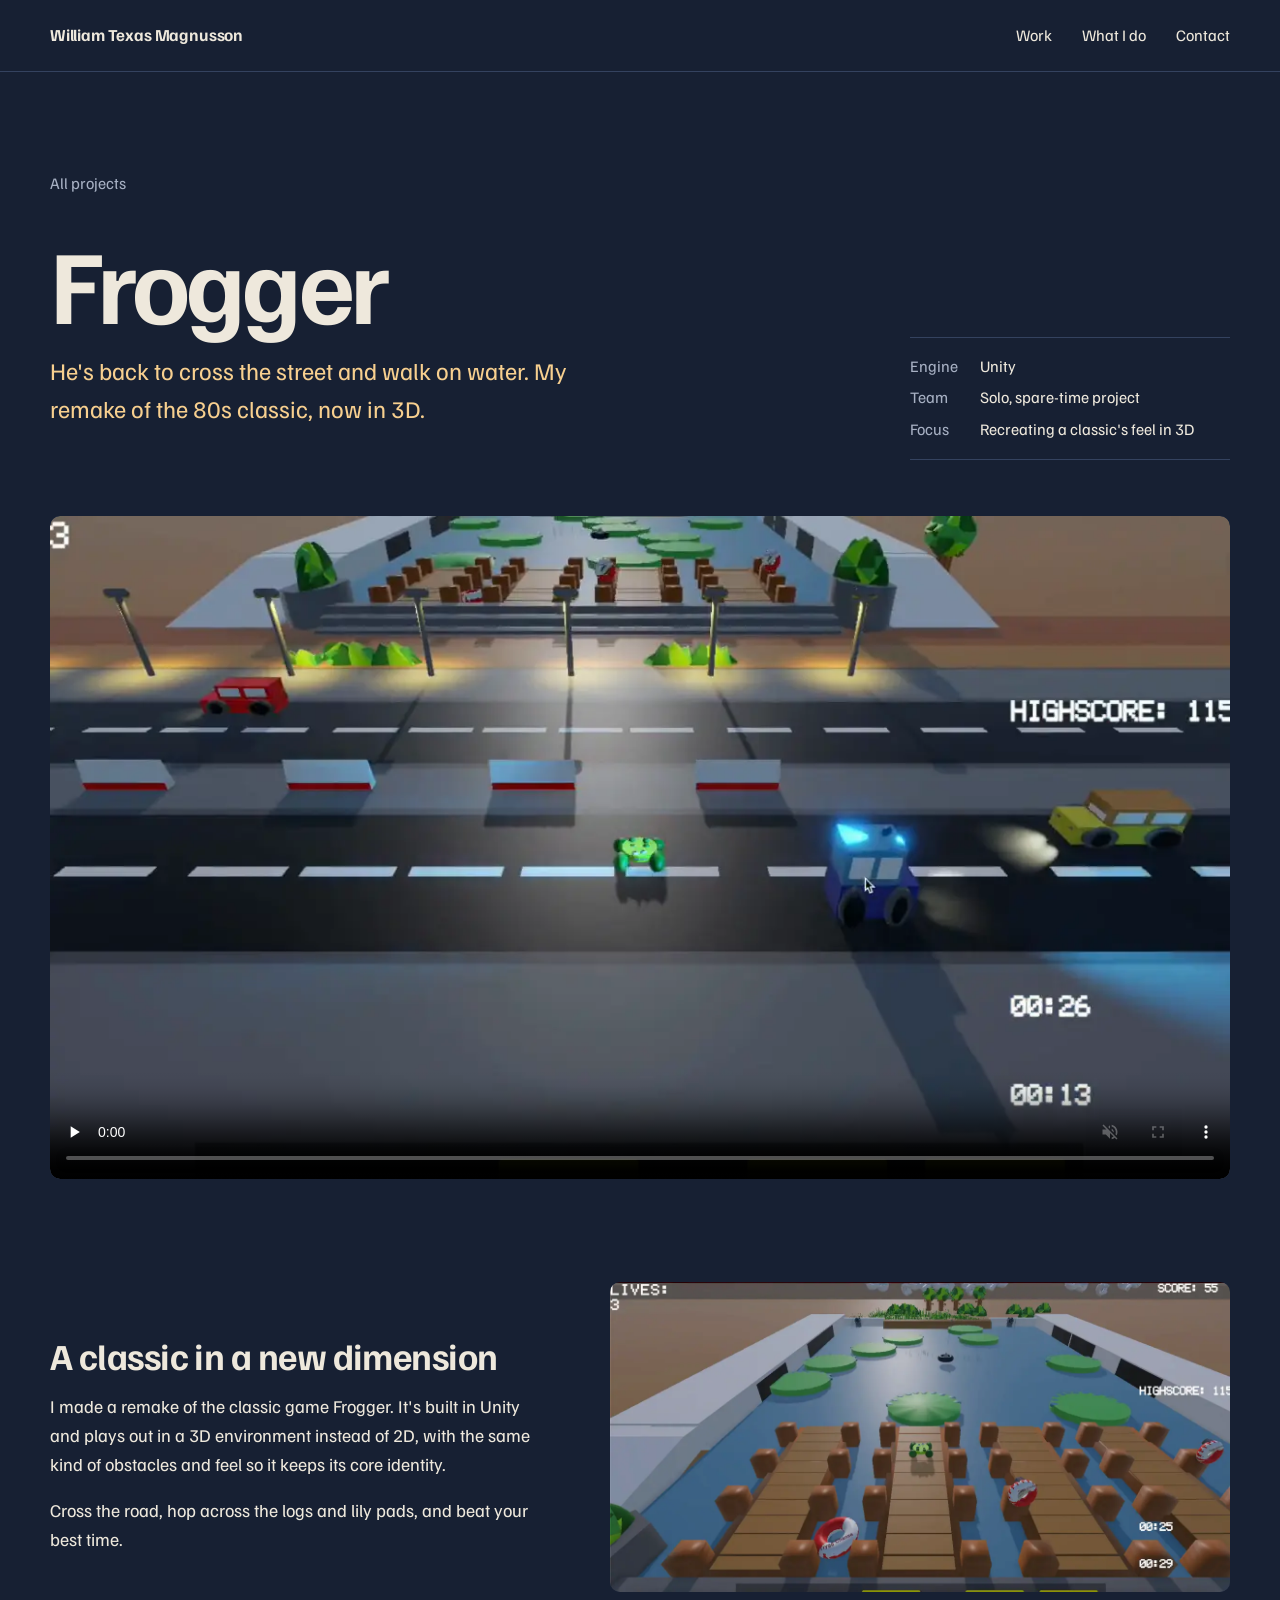
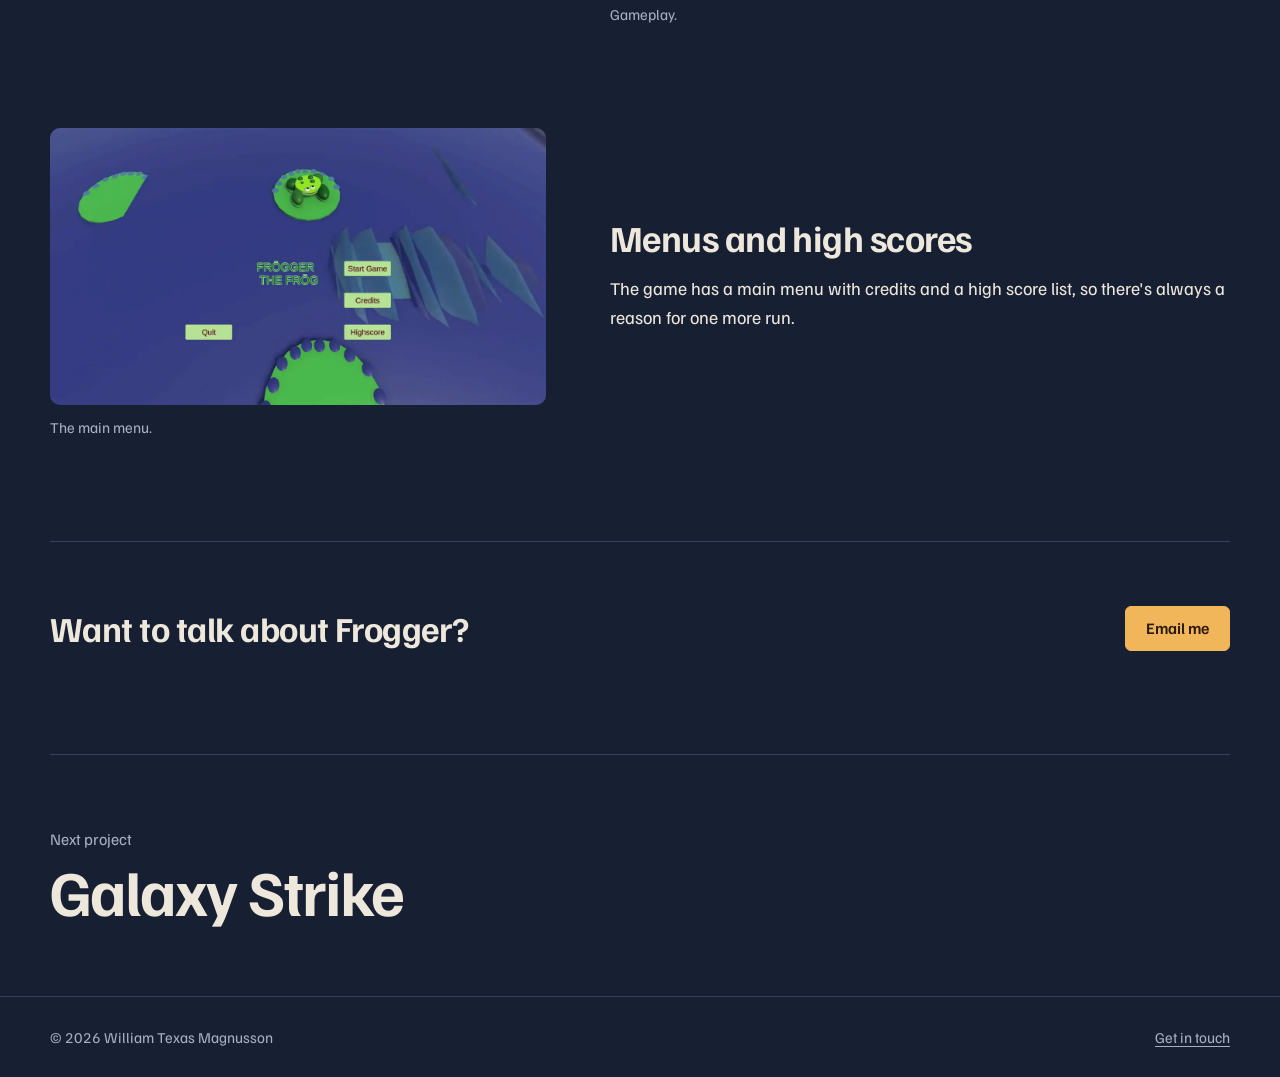
<file: frogger/index.html>
<!doctype html>
<html lang="en">
<head>
  <meta charset="utf-8">
  <meta name="viewport" content="width=device-width, initial-scale=1">
  <title>Frogger | William Texas Magnusson</title>
  <meta name="description" content="A spare-time remake of the classic Frogger, made in Unity and moved into a 3D world while keeping the original&#x27;s obstacles and feel.">
  <meta property="og:title" content="Frogger by William Texas Magnusson">
  <meta property="og:description" content="A spare-time remake of the classic Frogger, made in Unity and moved into a 3D world while keeping the original&#x27;s obstacles and feel.">
  <meta property="og:image" content="https://magnusson132.github.io/Portfolio/media/fr-menu.webp">
  <meta name="theme-color" content="#172033">
  <link rel="icon" href="../favicon.svg" type="image/svg+xml">
  <link rel="preload" href="../assets/fonts/familjen-grotesk.woff2" as="font" type="font/woff2" crossorigin>
  <link rel="stylesheet" href="../assets/style.css">
</head>
<body>
  <a class="skip" href="#main">Skip to content</a>
  <header class="site-header solid">
    <div class="wrap">
      <a class="brand" href="../">William Texas Magnusson</a>
      <nav class="nav" aria-label="Main">
        <a href="../#work">Work</a>
        <a class="opt" href="../#craft">What I do</a>
        <a href="../#contact">Contact</a>
      </nav>
    </div>
  </header>
  <main id="main">

    <section class="case-hero">
      <div class="wrap">
        <a class="back" href="../#work">All projects</a>
        <div class="case-top">
          <div>
            <h1>Frogger</h1>
            <p class="pitch">He's back to cross the street and walk on water. My remake of the 80s classic, now in 3D.</p>
            <div class="actions"></div>
          </div>
          <dl class="facts"><dt>Engine</dt><dd>Unity</dd><dt>Team</dt><dd>Solo, spare-time project</dd><dt>Focus</dt><dd>Recreating a classic's feel in 3D</dd></dl>
        </div>
      </div>
    </section>
    <div class="wrap"><div class="case-cover"><figure><div class="shot"><video controls muted playsinline preload="none" poster="../media/fr-movie-poster.webp" width="1280" height="720" aria-label="Frogger gameplay video: crossing the road and the river"><source src="../media/fr-movie.mp4" type="video/mp4"></video></div></figure></div></div>
    <section class="case-body">
      <div class="wrap">
        <div class="block"><div class="block-text"><h2>A classic in a new dimension</h2><p>I made a remake of the classic game Frogger. It's built in Unity and plays out in a 3D environment instead of 2D, with the same kind of obstacles and feel so it keeps its core identity.</p><p>Cross the road, hop across the logs and lily pads, and beat your best time.</p></div><div><figure><div class="shot"><video data-loop muted loop playsinline preload="none" poster="../media/fr-gameplay-poster.webp" width="1280" height="640" aria-label="Frogger hopping across logs and lily pads"><source src="../media/fr-gameplay.mp4" type="video/mp4"></video></div><figcaption>Gameplay.</figcaption></figure></div></div><div class="block flip"><div class="block-text"><h2>Menus and high scores</h2><p>The game has a main menu with credits and a high score list, so there's always a reason for one more run.</p></div><div><figure><div class="shot"><video data-loop muted loop playsinline preload="none" poster="../media/fr-menu-loop-poster.webp" width="1280" height="714" aria-label="The animated Frogger main menu"><source src="../media/fr-menu-loop.mp4" type="video/mp4"></video></div><figcaption>The main menu.</figcaption></figure></div></div>
        <div class="case-cta">
          <h2>Want to talk about Frogger?</h2>
          <a class="btn" href="mailto:texas.magnusson@gmail.com?subject=Frogger">Email me</a>
        </div>
      </div>
    </section>
    <div class="wrap"><a class="next" href="../galaxy-shooter/"><span>Next project</span><strong>Galaxy Strike</strong></a></div>
  </main>
  <footer class="site-footer">
    <div class="wrap">
      <span>© <span id="year">2026</span> William Texas Magnusson</span>
      <a href="../#contact">Get in touch</a>
    </div>
  </footer>
  <script src="../assets/main.js" defer></script>
</body>
</html>
</file>
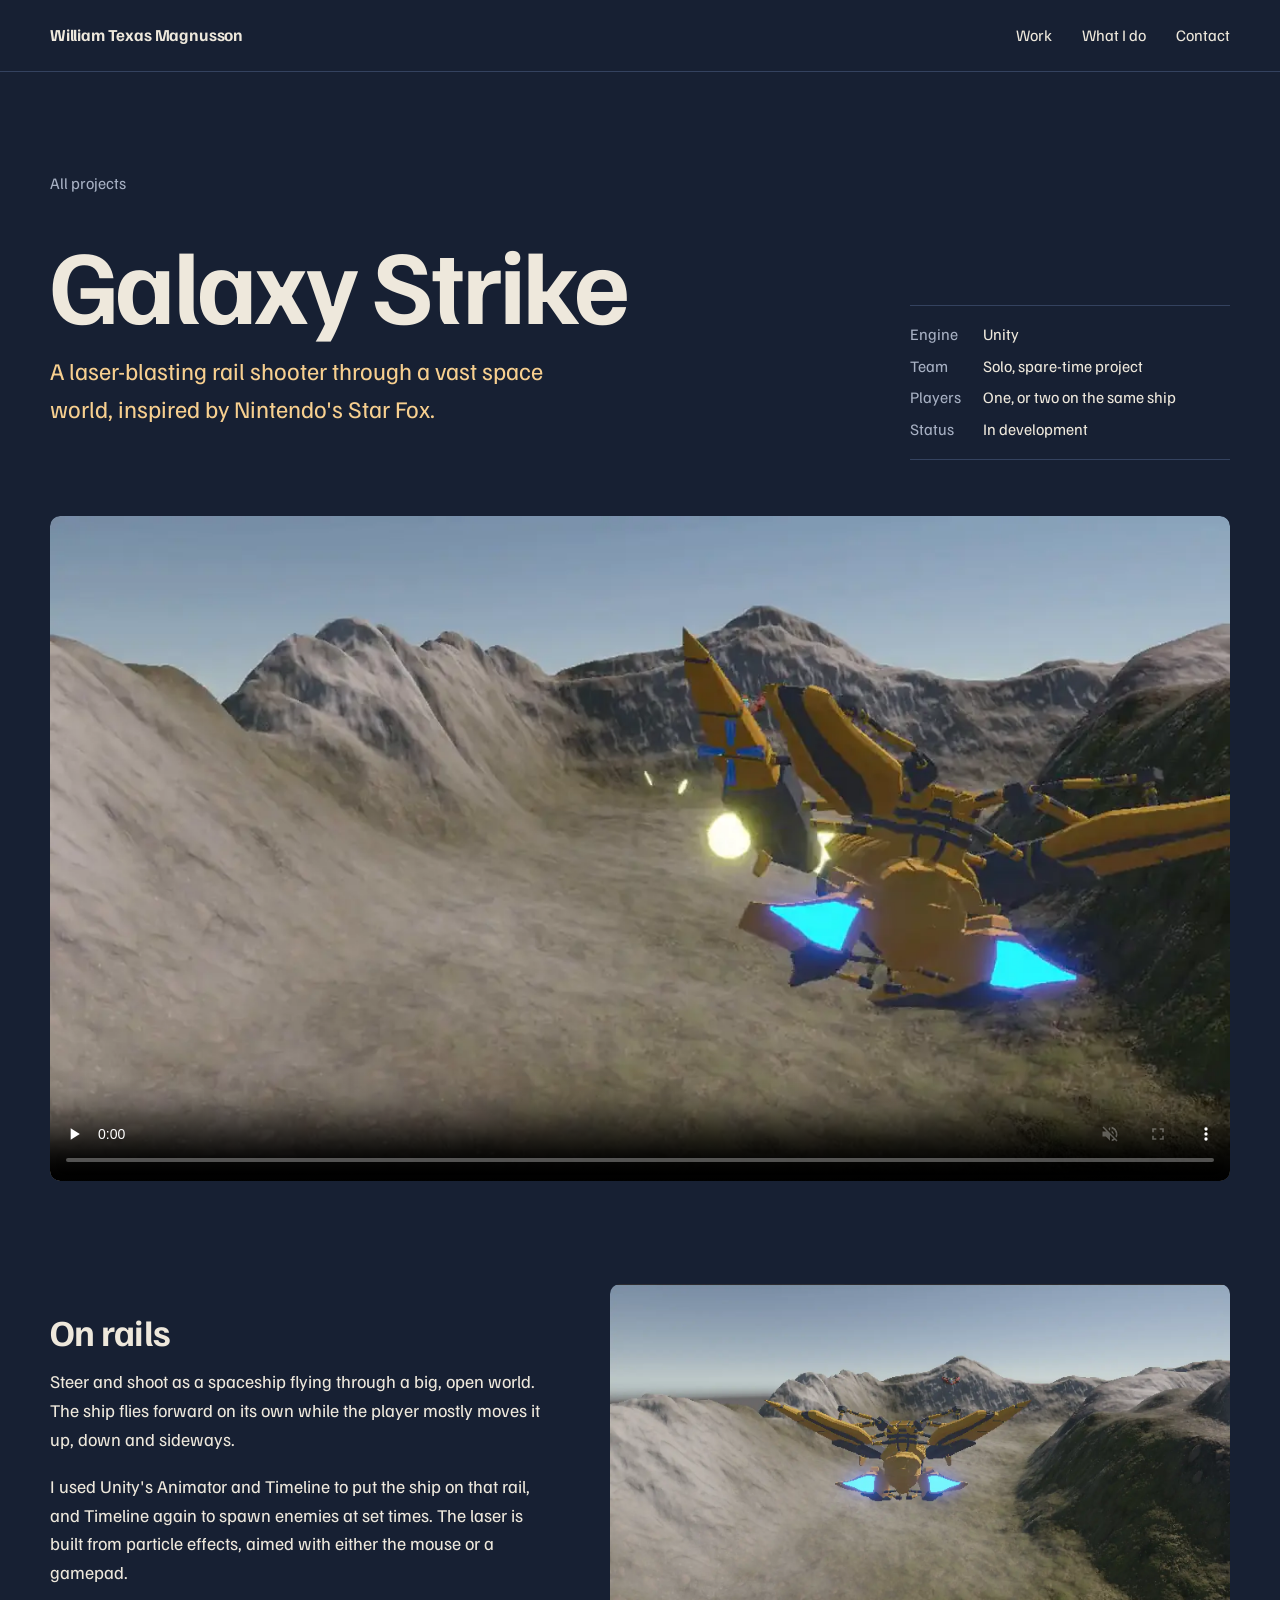
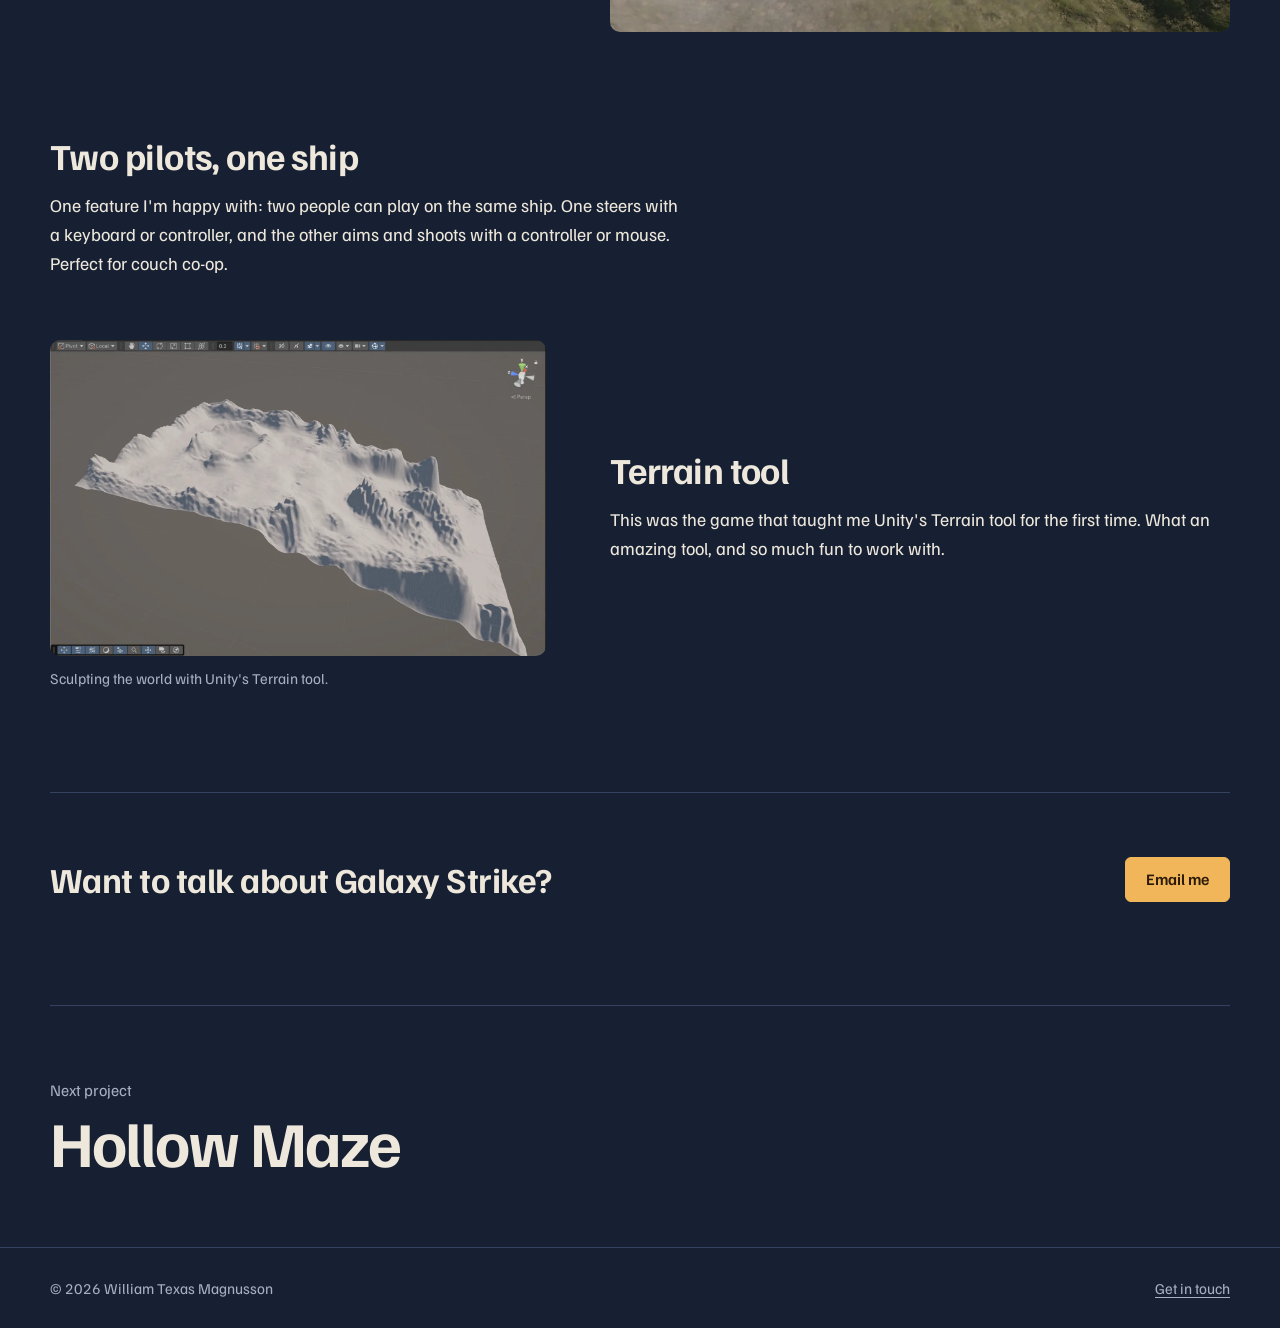
<file: galaxy-shooter/index.html>
<!doctype html>
<html lang="en">
<head>
  <meta charset="utf-8">
  <meta name="viewport" content="width=device-width, initial-scale=1">
  <title>Galaxy Strike | William Texas Magnusson</title>
  <meta name="description" content="Galaxy Strike is a spare-time Unity rail shooter inspired by Star Fox, with Timeline-driven enemy waves, a particle laser and two-player couch co-op on one ship.">
  <meta property="og:title" content="Galaxy Strike by William Texas Magnusson">
  <meta property="og:description" content="Galaxy Strike is a spare-time Unity rail shooter inspired by Star Fox, with Timeline-driven enemy waves, a particle laser and two-player couch co-op on one ship.">
  <meta property="og:image" content="https://magnusson132.github.io/Portfolio/media/gs-ship.webp">
  <meta name="theme-color" content="#172033">
  <link rel="icon" href="../favicon.svg" type="image/svg+xml">
  <link rel="preload" href="../assets/fonts/familjen-grotesk.woff2" as="font" type="font/woff2" crossorigin>
  <link rel="stylesheet" href="../assets/style.css">
</head>
<body>
  <a class="skip" href="#main">Skip to content</a>
  <header class="site-header solid">
    <div class="wrap">
      <a class="brand" href="../">William Texas Magnusson</a>
      <nav class="nav" aria-label="Main">
        <a href="../#work">Work</a>
        <a class="opt" href="../#craft">What I do</a>
        <a href="../#contact">Contact</a>
      </nav>
    </div>
  </header>
  <main id="main">

    <section class="case-hero">
      <div class="wrap">
        <a class="back" href="../#work">All projects</a>
        <div class="case-top">
          <div>
            <h1>Galaxy Strike</h1>
            <p class="pitch">A laser-blasting rail shooter through a vast space world, inspired by Nintendo's Star Fox.</p>
            <div class="actions"></div>
          </div>
          <dl class="facts"><dt>Engine</dt><dd>Unity</dd><dt>Team</dt><dd>Solo, spare-time project</dd><dt>Players</dt><dd>One, or two on the same ship</dd><dt>Status</dt><dd>In development</dd></dl>
        </div>
      </div>
    </section>
    <div class="wrap"><div class="case-cover"><figure><div class="shot"><video controls muted playsinline preload="none" poster="../media/gs-flight-poster.webp" width="1280" height="722" aria-label="Galaxy Strike gameplay: the ship flying low over mountains"><source src="../media/gs-flight.mp4" type="video/mp4"></video></div></figure></div></div>
    <section class="case-body">
      <div class="wrap">
        <div class="block"><div class="block-text"><h2>On rails</h2><p>Steer and shoot as a spaceship flying through a big, open world. The ship flies forward on its own while the player mostly moves it up, down and sideways.</p><p>I used Unity's Animator and Timeline to put the ship on that rail, and Timeline again to spawn enemies at set times. The laser is built from particle effects, aimed with either the mouse or a gamepad.</p></div><div><figure><button class="zoom" type="button" aria-label="Enlarge: The Galaxy Strike spaceship over a mountain range"><span class="shot"><img src="../media/gs-ship.webp" alt="The Galaxy Strike spaceship over a mountain range" width="1504" height="846" loading="lazy"></span></button></figure></div></div><div class="block solo"><div class="block-text"><h2>Two pilots, one ship</h2><p>One feature I'm happy with: two people can play on the same ship. One steers with a keyboard or controller, and the other aims and shoots with a controller or mouse. Perfect for couch co-op.</p></div></div><div class="block flip"><div class="block-text"><h2>Terrain tool</h2><p>This was the game that taught me Unity's Terrain tool for the first time. What an amazing tool, and so much fun to work with.</p></div><div><figure><button class="zoom" type="button" aria-label="Enlarge: Sculpting mountains with Unity&#x27;s Terrain tool"><span class="shot"><img src="../media/gs-terrain.webp" alt="Sculpting mountains with Unity&#x27;s Terrain tool" width="1600" height="1020" loading="lazy"></span></button><figcaption>Sculpting the world with Unity's Terrain tool.</figcaption></figure></div></div>
        <div class="case-cta">
          <h2>Want to talk about Galaxy Strike?</h2>
          <a class="btn" href="mailto:texas.magnusson@gmail.com?subject=Galaxy%20Strike">Email me</a>
        </div>
      </div>
    </section>
    <div class="wrap"><a class="next" href="../hollow-maze/"><span>Next project</span><strong>Hollow Maze</strong></a></div>
  </main>
  <footer class="site-footer">
    <div class="wrap">
      <span>© <span id="year">2026</span> William Texas Magnusson</span>
      <a href="../#contact">Get in touch</a>
    </div>
  </footer>
  <script src="../assets/main.js" defer></script>
</body>
</html>
</file>
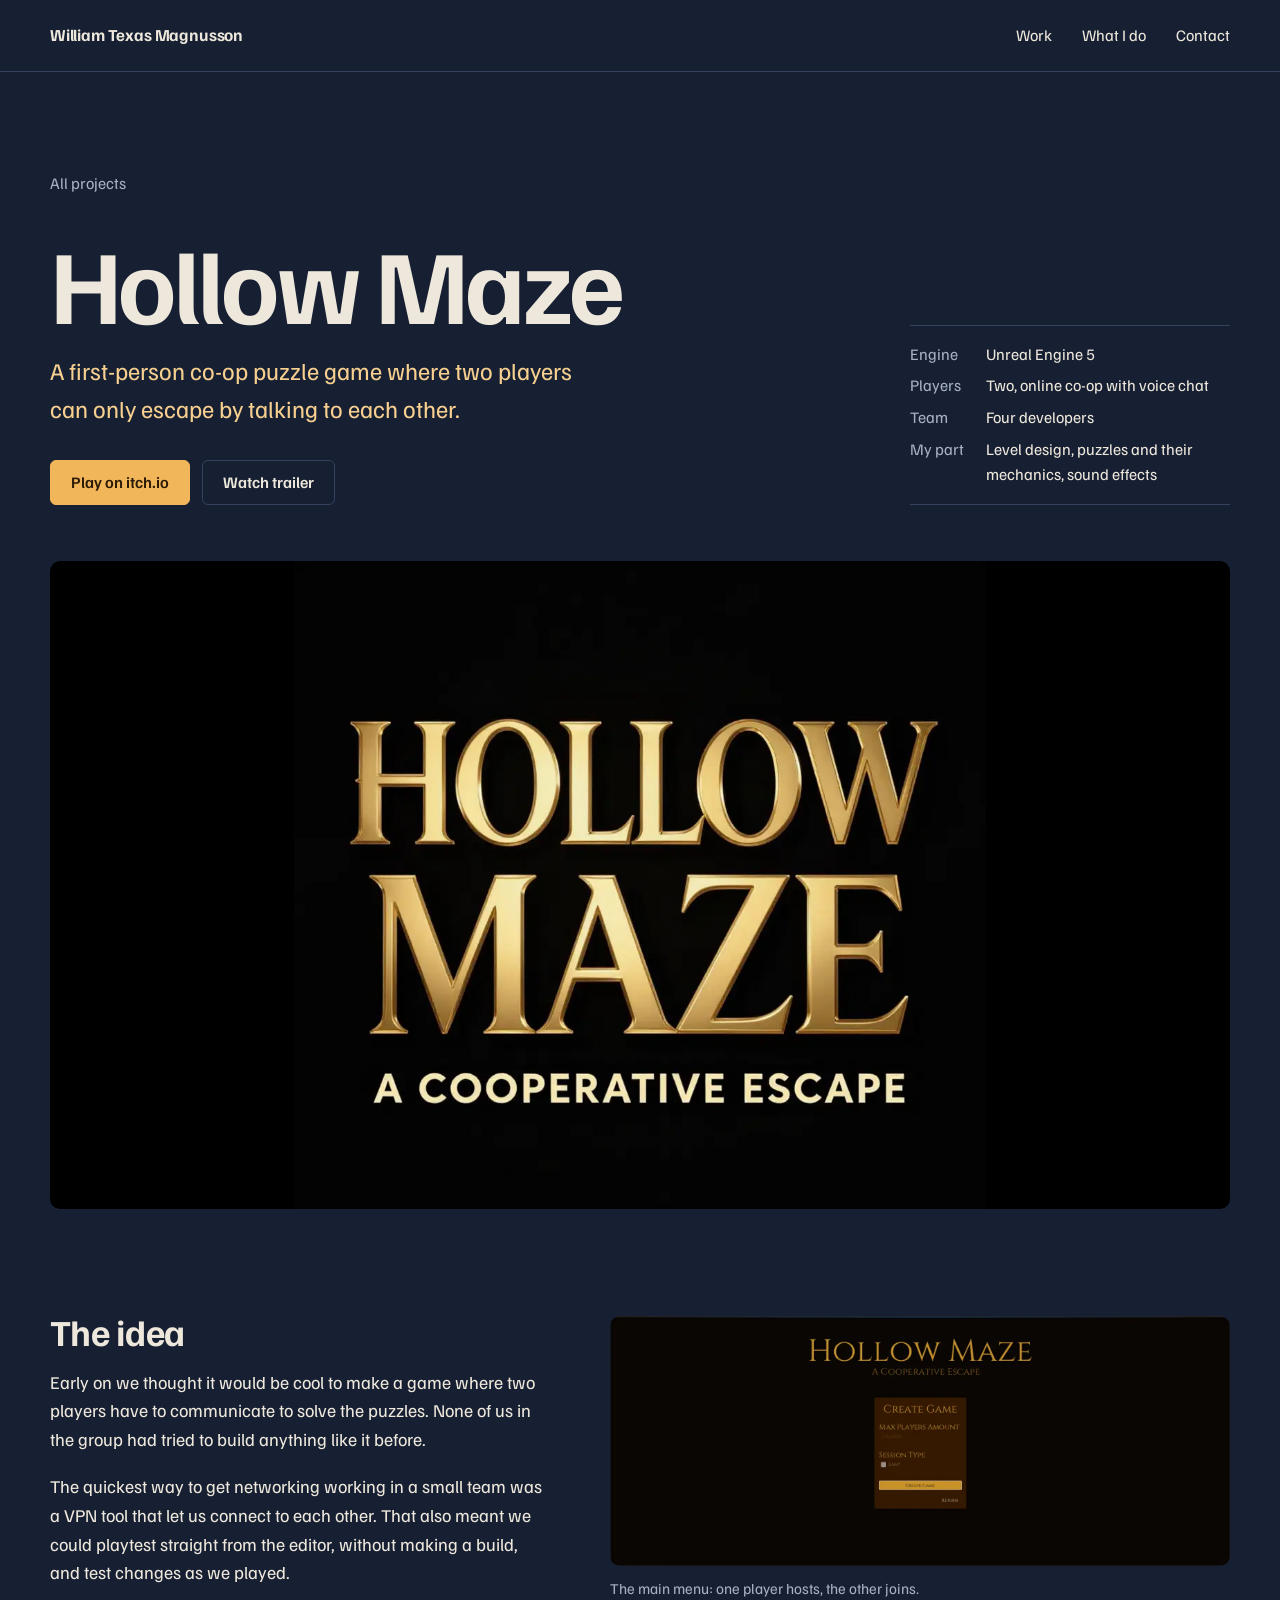
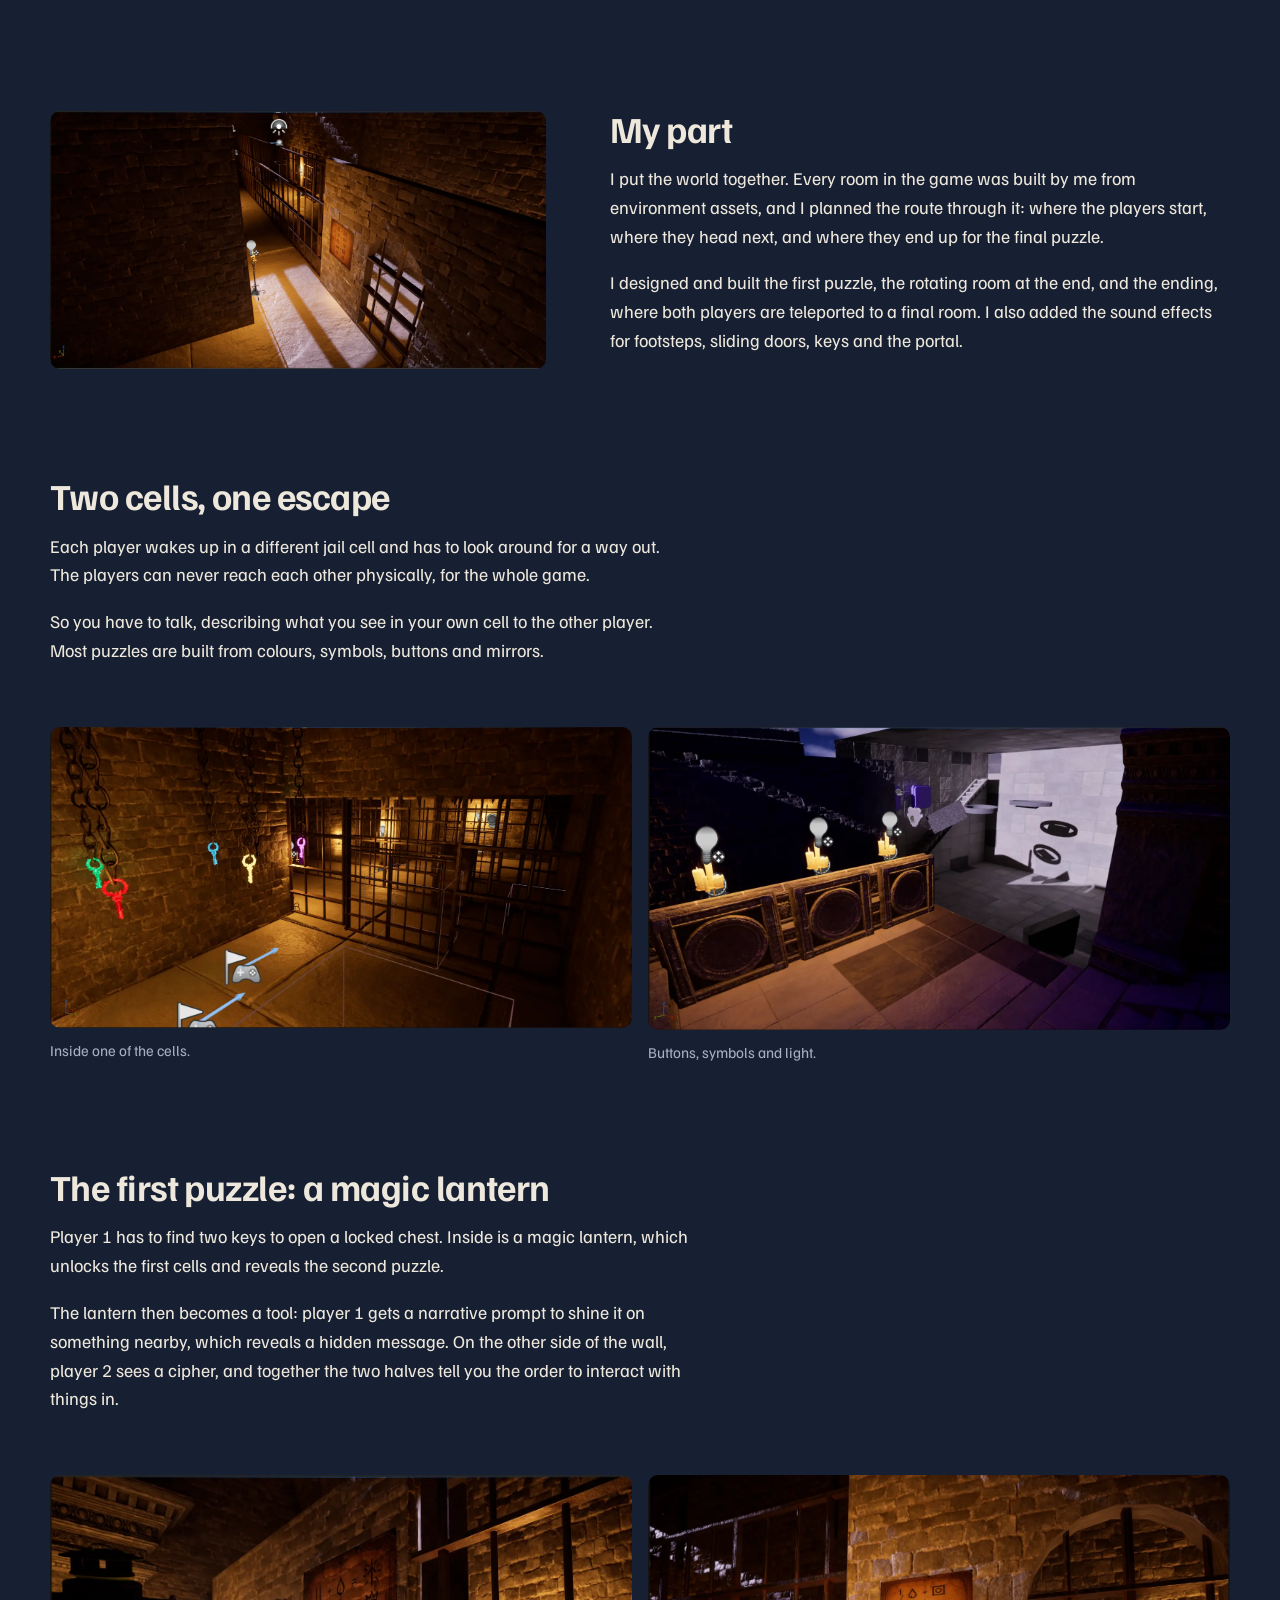
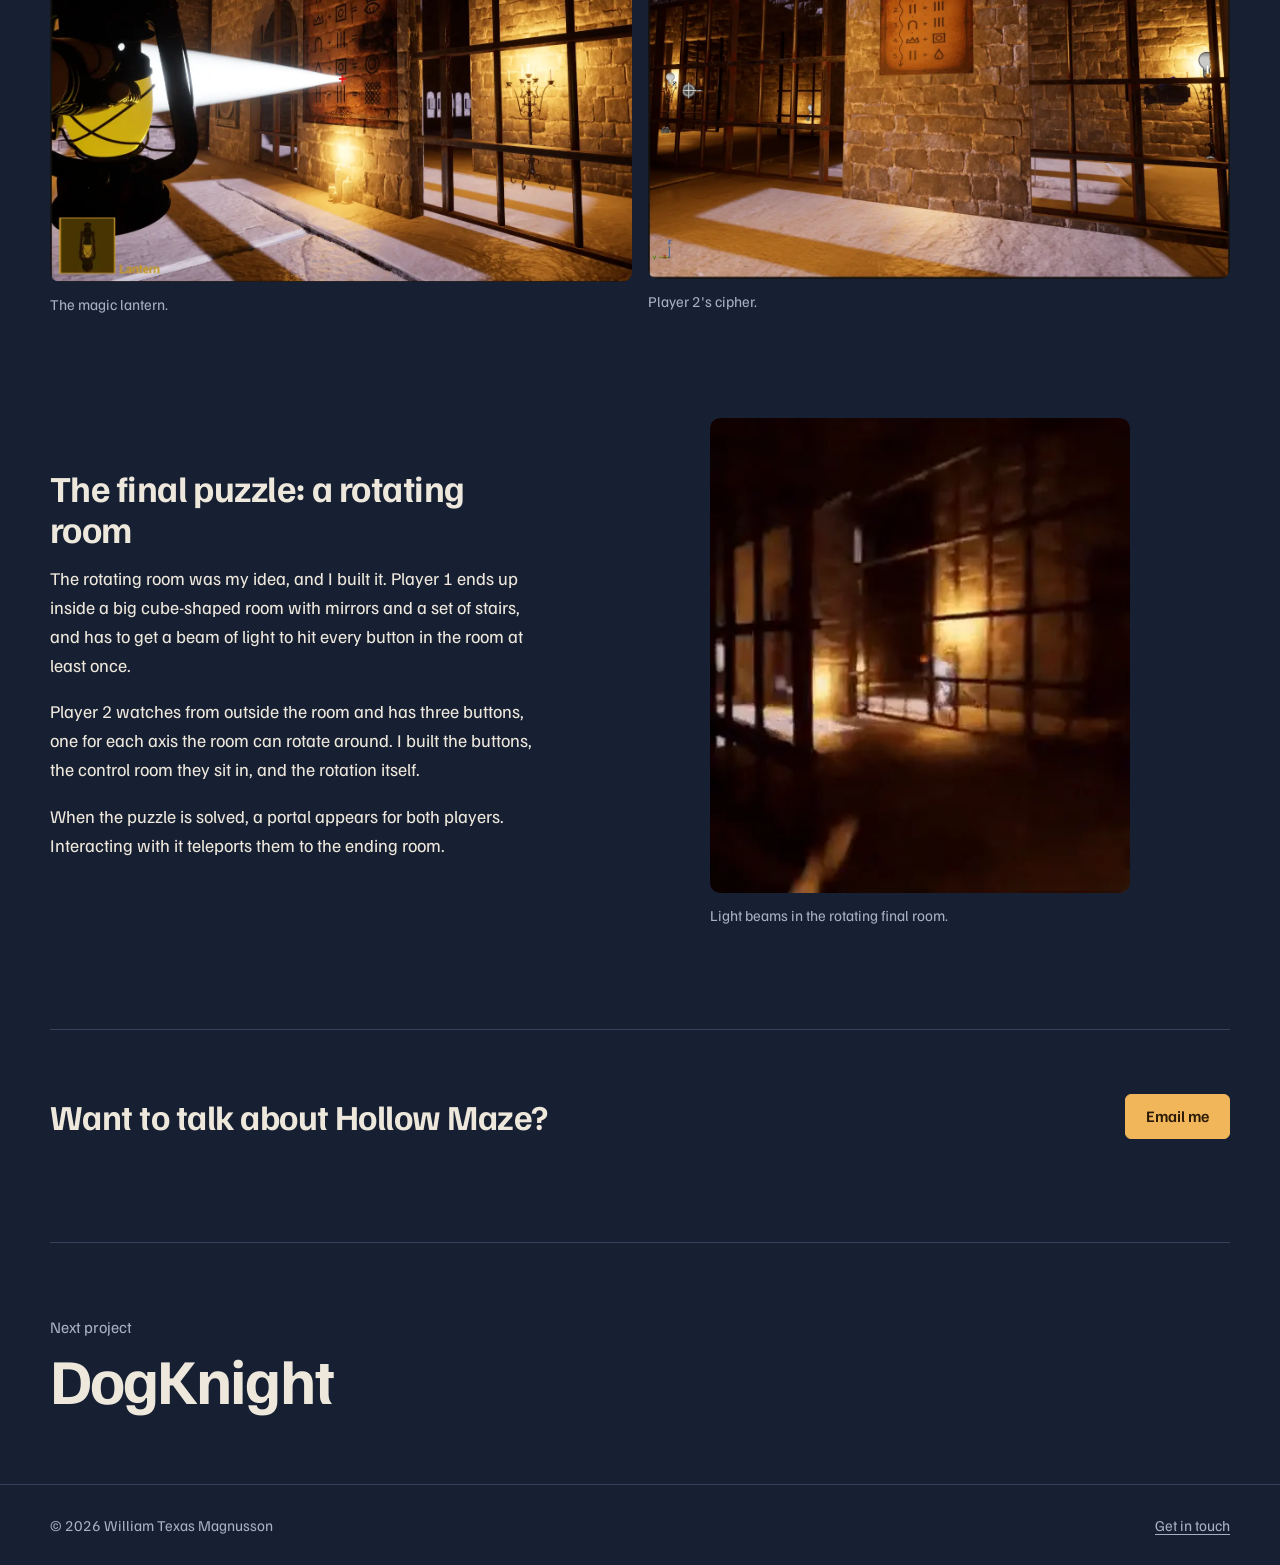
<file: hollow-maze/index.html>
<!doctype html>
<html lang="en">
<head>
  <meta charset="utf-8">
  <meta name="viewport" content="width=device-width, initial-scale=1">
  <title>Hollow Maze | William Texas Magnusson</title>
  <meta name="description" content="Hollow Maze is a two-player co-op puzzle game made in Unreal Engine 5. William built its levels, the magic lantern puzzle and the rotating room finale.">
  <meta property="og:title" content="Hollow Maze by William Texas Magnusson">
  <meta property="og:description" content="Hollow Maze is a two-player co-op puzzle game made in Unreal Engine 5. William built its levels, the magic lantern puzzle and the rotating room finale.">
  <meta property="og:image" content="https://magnusson132.github.io/Portfolio/media/hm-lantern.webp">
  <meta name="theme-color" content="#172033">
  <link rel="icon" href="../favicon.svg" type="image/svg+xml">
  <link rel="preload" href="../assets/fonts/familjen-grotesk.woff2" as="font" type="font/woff2" crossorigin>
  <link rel="stylesheet" href="../assets/style.css">
</head>
<body>
  <a class="skip" href="#main">Skip to content</a>
  <header class="site-header solid">
    <div class="wrap">
      <a class="brand" href="../">William Texas Magnusson</a>
      <nav class="nav" aria-label="Main">
        <a href="../#work">Work</a>
        <a class="opt" href="../#craft">What I do</a>
        <a href="../#contact">Contact</a>
      </nav>
    </div>
  </header>
  <main id="main">

    <section class="case-hero">
      <div class="wrap">
        <a class="back" href="../#work">All projects</a>
        <div class="case-top">
          <div>
            <h1>Hollow Maze</h1>
            <p class="pitch">A first-person co-op puzzle game where two players can only escape by talking to each other.</p>
            <div class="actions"><a class="btn" href="https://valenvier.itch.io/hollow-maze" target="_blank" rel="noopener">Play on itch.io</a><a class="btn ghost" href="https://djfzrdleuoixdskuxmbb.supabase.co/storage/v1/object/public/portfolio-media/games/hollow-maze/clip_hollow.mp4" target="_blank" rel="noopener">Watch trailer</a></div>
          </div>
          <dl class="facts"><dt>Engine</dt><dd>Unreal Engine 5</dd><dt>Players</dt><dd>Two, online co-op with voice chat</dd><dt>Team</dt><dd>Four developers</dd><dt>My part</dt><dd>Level design, puzzles and their mechanics, sound effects</dd></dl>
        </div>
      </div>
    </section>
    <div class="wrap"><div class="case-cover"><div style="background:#000"><img src="../media/hm-logo.webp" alt="Hollow Maze: a cooperative escape, title art" width="1000" height="937" style="max-height:72vh;width:auto;margin:auto"></div></div></div>
    <section class="case-body">
      <div class="wrap">
        <div class="block"><div class="block-text"><h2>The idea</h2><p>Early on we thought it would be cool to make a game where two players have to communicate to solve the puzzles. None of us in the group had tried to build anything like it before.</p><p>The quickest way to get networking working in a small team was a VPN tool that let us connect to each other. That also meant we could playtest straight from the editor, without making a build, and test changes as we played.</p></div><div><figure><button class="zoom" type="button" aria-label="Enlarge: The Hollow Maze main menu, where one player creates a game and the other joins"><span class="shot"><img src="../media/hm-menu.webp" alt="The Hollow Maze main menu, where one player creates a game and the other joins" width="1600" height="646" loading="lazy"></span></button><figcaption>The main menu: one player hosts, the other joins.</figcaption></figure></div></div><div class="block flip"><div class="block-text"><h2>My part</h2><p>I put the world together. Every room in the game was built by me from environment assets, and I planned the route through it: where the players start, where they head next, and where they end up for the final puzzle.</p><p>I designed and built the first puzzle, the rotating room at the end, and the ending, where both players are teleported to a final room. I also added the sound effects for footsteps, sliding doors, keys and the portal.</p></div><div><figure><button class="zoom" type="button" aria-label="Enlarge: A torch-lit stone corridor outside the cells"><span class="shot"><img src="../media/hm-cell.webp" alt="A torch-lit stone corridor outside the cells" width="1600" height="834" loading="lazy"></span></button></figure></div></div><div class="block solo"><div class="block-text"><h2>Two cells, one escape</h2><p>Each player wakes up in a different jail cell and has to look around for a way out. The players can never reach each other physically, for the whole game.</p><p>So you have to talk, describing what you see in your own cell to the other player. Most puzzles are built from colours, symbols, buttons and mirrors.</p></div></div><div class="pair"><figure><button class="zoom" type="button" aria-label="Enlarge: Keys hanging on the wall of a cell"><span class="shot"><img src="../media/hm-keys.webp" alt="Keys hanging on the wall of a cell" width="1600" height="829" loading="lazy"></span></button><figcaption>Inside one of the cells.</figcaption></figure><figure><button class="zoom" type="button" aria-label="Enlarge: A row of buttons with lit symbols above them"><span class="shot"><img src="../media/hm-buttons.webp" alt="A row of buttons with lit symbols above them" width="1600" height="832" loading="lazy"></span></button><figcaption>Buttons, symbols and light.</figcaption></figure></div><div class="block solo"><div class="block-text"><h2>The first puzzle: a magic lantern</h2><p>Player 1 has to find two keys to open a locked chest. Inside is a magic lantern, which unlocks the first cells and reveals the second puzzle.</p><p>The lantern then becomes a tool: player 1 gets a narrative prompt to shine it on something nearby, which reveals a hidden message. On the other side of the wall, player 2 sees a cipher, and together the two halves tell you the order to interact with things in.</p></div></div><div class="pair"><figure><button class="zoom" type="button" aria-label="Enlarge: Player 1&#x27;s lantern casting a beam of light across a stone wall"><span class="shot"><img src="../media/hm-lantern.webp" alt="Player 1&#x27;s lantern casting a beam of light across a stone wall" width="1337" height="934" loading="lazy"></span></button><figcaption>The magic lantern.</figcaption></figure><figure><button class="zoom" type="button" aria-label="Enlarge: A cipher of symbols carved into a stone wall, seen by player 2"><span class="shot"><img src="../media/hm-cipher.webp" alt="A cipher of symbols carved into a stone wall, seen by player 2" width="1344" height="932" loading="lazy"></span></button><figcaption>Player 2's cipher.</figcaption></figure></div><div class="block"><div class="block-text"><h2>The final puzzle: a rotating room</h2><p>The rotating room was my idea, and I built it. Player 1 ends up inside a big cube-shaped room with mirrors and a set of stairs, and has to get a beam of light to hit every button in the room at least once.</p><p>Player 2 watches from outside the room and has three buttons, one for each axis the room can rotate around. I built the buttons, the control room they sit in, and the rotation itself.</p><p>When the puzzle is solved, a portal appears for both players. Interacting with it teleports them to the ending room.</p></div><div><div style="max-width:420px;margin-inline:auto"><figure><div class="shot"><video data-loop muted loop playsinline preload="none" poster="../media/hm-loop-poster.webp" width="400" height="452" aria-label="Hollow Maze gameplay with light beams and rings in the final room"><source src="../media/hm-loop.mp4" type="video/mp4"></video></div><figcaption>Light beams in the rotating final room.</figcaption></figure></div></div></div>
        <div class="case-cta">
          <h2>Want to talk about Hollow Maze?</h2>
          <a class="btn" href="mailto:texas.magnusson@gmail.com?subject=Hollow%20Maze">Email me</a>
        </div>
      </div>
    </section>
    <div class="wrap"><a class="next" href="../dogknight/"><span>Next project</span><strong>DogKnight</strong></a></div>
  </main>
  <footer class="site-footer">
    <div class="wrap">
      <span>© <span id="year">2026</span> William Texas Magnusson</span>
      <a href="../#contact">Get in touch</a>
    </div>
  </footer>
  <script src="../assets/main.js" defer></script>
</body>
</html>
</file>
<file: assets/style.css>
/* William Texas Magnusson — portfolio
   Palette pulled from Hollow Maze: lantern light on dusk-blue stone. */

@font-face {
  font-family: "Familjen Grotesk";
  src: url("fonts/familjen-grotesk.woff2") format("woff2");
  font-weight: 400 700;
  font-style: normal;
  font-display: swap;
}

:root {
  --night: #172033;      /* page background, dusk-blue stone */
  --stone: #202b42;      /* raised surfaces */
  --stone-2: #2a3752;    /* hover / borders on surfaces */
  --line: #34425f;       /* hairlines */
  --text: #eee8dc;       /* warm paper white */
  --muted: #a7b0c3;      /* secondary text */
  --lantern: #f2b65a;    /* the one accent: lantern light */
  --lantern-soft: #f7cf8f;
  --on-lantern: #2b1b06; /* text on lantern buttons */

  --font: "Familjen Grotesk", system-ui, -apple-system, "Segoe UI", sans-serif;
  --wrap: 1180px;
  --gutter: clamp(16px, 4vw, 40px);
  --radius-s: 6px;
  --radius-m: 10px;

  color-scheme: dark;
}

*,
*::before,
*::after { box-sizing: border-box; }

html { -webkit-text-size-adjust: 100%; scroll-behavior: smooth; }
@media (prefers-reduced-motion: reduce) { html { scroll-behavior: auto; } }

body {
  margin: 0;
  background: var(--night);
  color: var(--text);
  font-family: var(--font);
  font-size: 1.125rem;
  line-height: 1.6;
  text-rendering: optimizeLegibility;
  -webkit-font-smoothing: antialiased;
}

img, video { display: block; max-width: 100%; height: auto; }

a { color: var(--lantern); text-underline-offset: 0.2em; text-decoration-thickness: 1px; }
a:hover { color: var(--lantern-soft); }

:focus-visible {
  outline: 2px solid var(--lantern);
  outline-offset: 3px;
  border-radius: 2px;
}

h1, h2, h3 { line-height: 1.1; margin: 0; font-weight: 700; letter-spacing: -0.015em; }
h2 { font-size: clamp(2rem, 4.2vw, 3.1rem); }
h3 { font-size: clamp(1.5rem, 2.6vw, 2rem); }
p { margin: 0 0 1em; max-width: 64ch; }

.wrap { width: min(100% - 2 * var(--gutter), var(--wrap)); margin-inline: auto; }

.skip {
  position: absolute; left: 12px; top: -60px; z-index: 50;
  background: var(--lantern); color: var(--on-lantern);
  padding: 8px 14px; border-radius: var(--radius-s); font-weight: 700; text-decoration: none;
}
.skip:focus { top: 12px; }

/* ---------- Header ---------- */
.site-header {
  position: absolute; inset: 0 0 auto 0; z-index: 10;
  padding-block: 22px;
}
.site-header.solid { position: static; border-bottom: 1px solid var(--line); }
.site-header .wrap { display: flex; align-items: center; justify-content: space-between; gap: 24px; }
.brand { color: var(--text); text-decoration: none; font-weight: 700; font-size: 1.05rem; letter-spacing: -0.01em; }
.brand:hover { color: var(--lantern); }
.nav { display: flex; gap: clamp(14px, 3vw, 30px); }
.nav a { color: var(--text); text-decoration: none; font-size: 1rem; }
.nav a:hover { color: var(--lantern); }

/* ---------- Buttons ---------- */
.btn {
  display: inline-flex; align-items: center; gap: 10px;
  padding: 12px 20px; border-radius: var(--radius-s);
  font: inherit; font-size: 1rem; font-weight: 600; line-height: 1.2;
  text-decoration: none; cursor: pointer;
  border: 1px solid var(--lantern);
  background: var(--lantern); color: var(--on-lantern);
  transition: background-color .15s ease, color .15s ease;
}
.btn:hover { background: var(--lantern-soft); color: var(--on-lantern); }
.btn.ghost { background: transparent; color: var(--text); border-color: var(--line); }
.btn.ghost:hover { border-color: var(--lantern); color: var(--lantern); background: transparent; }
.btn svg { width: 18px; height: 18px; flex: none; }
.actions { display: flex; flex-wrap: wrap; gap: 12px; }

/* ---------- Hero: the lantern ---------- */
.hero {
  position: relative; isolation: isolate; overflow: hidden;
  min-height: max(640px, 100svh);
  display: flex; align-items: flex-end;
  padding-block: 120px clamp(48px, 9vh, 96px);
  --x: 72%; --y: 46%; --r: clamp(170px, 22vw, 300px);
  touch-action: pan-y;
}
.hero-scene { position: absolute; inset: 0; z-index: -2; }
.hero-scene img { position: absolute; inset: 0; width: 100%; height: 100%; object-fit: cover; object-position: 70% 50%; }
.hero-scene .dark { filter: brightness(.16) saturate(.5) hue-rotate(185deg); }
.hero-scene .lit {
  -webkit-mask-image: radial-gradient(circle var(--r) at var(--x) var(--y), #000 0%, rgba(0,0,0,.85) 35%, transparent 100%);
          mask-image: radial-gradient(circle var(--r) at var(--x) var(--y), #000 0%, rgba(0,0,0,.85) 35%, transparent 100%);
}
.hero::before {
  /* warm spill of light around the beam */
  content: ""; position: absolute; inset: 0; z-index: -1; pointer-events: none;
  background: radial-gradient(circle calc(var(--r) * 1.8) at var(--x) var(--y), rgba(242,182,90,.16), transparent 70%);
  mix-blend-mode: screen;
}
.hero::after {
  /* keeps the text side readable */
  content: ""; position: absolute; inset: 0; z-index: -1; pointer-events: none;
  background:
    linear-gradient(90deg, rgba(23,32,51,.92) 0%, rgba(23,32,51,.55) 45%, rgba(23,32,51,0) 70%),
    linear-gradient(0deg, var(--night) 0%, rgba(23,32,51,.6) 18%, rgba(23,32,51,0) 42%);
}
.hero-copy { max-width: 720px; }
.hero h1 {
  font-size: clamp(3.4rem, 10vw, 7.6rem);
  line-height: .92; letter-spacing: -0.035em;
  margin-bottom: 28px;
  text-wrap: balance;
}
.hero .lede { font-size: clamp(1.1rem, 1.7vw, 1.3rem); color: var(--text); max-width: 46ch; margin-bottom: 32px; }
.hero .status { display: inline-flex; align-items: center; gap: 10px; color: var(--muted); font-size: 1rem; margin-bottom: 22px; }
.hero .status::before {
  content: ""; width: 9px; height: 9px; border-radius: 50%; background: var(--lantern);
  box-shadow: 0 0 0 4px rgba(242,182,90,.18);
}
.hero-hint {
  position: absolute; right: var(--gutter); bottom: 26px; margin: 0;
  font-size: .875rem; color: var(--muted); max-width: 30ch; text-align: right;
}
@media (max-width: 760px) {
  .hero { align-items: flex-end; --x: 60%; --y: 30%; }
  .hero::after {
    background: linear-gradient(0deg, var(--night) 8%, rgba(23,32,51,.86) 48%, rgba(23,32,51,.15) 100%);
  }
  .hero-hint { position: static; text-align: left; margin-top: 28px; }
}

/* ---------- Sections ---------- */
.section { padding-block: clamp(72px, 11vw, 140px); }
.section-head { margin-bottom: clamp(36px, 5vw, 64px); max-width: 720px; }
.section-head p { color: var(--muted); margin-top: 16px; }

/* Featured projects */
.feature {
  display: grid; gap: clamp(24px, 4vw, 56px);
  grid-template-columns: minmax(0, 1.15fr) minmax(0, 1fr);
  align-items: center;
  padding-block: clamp(36px, 5vw, 64px);
  border-top: 1px solid var(--line);
}
.feature:last-child { border-bottom: 1px solid var(--line); }
.feature.flip .feature-media { order: 2; }
.feature-media {
  position: relative; border-radius: var(--radius-m); overflow: hidden;
  background: var(--stone); aspect-ratio: 16 / 10;
}
.feature-media video, .feature-media img { width: 100%; height: 100%; object-fit: cover; }
.feature-media.duo { display: grid; grid-template-columns: 1fr 1.25fr; gap: 6px; background: transparent; }
.feature-media.duo > * { border-radius: var(--radius-m); overflow: hidden; background: var(--stone); }
.feature-media.duo video, .feature-media.duo img { height: 100%; }
.feature h3 { font-size: clamp(2rem, 4vw, 3rem); letter-spacing: -0.025em; margin-bottom: 10px; }
.feature .pitch { color: var(--lantern-soft); font-size: 1.15rem; margin-bottom: 22px; }
.feature p { color: var(--text); }

.facts {
  display: grid; grid-template-columns: auto 1fr; gap: 6px 22px;
  margin: 0 0 24px; padding: 16px 0; border-block: 1px solid var(--line);
  font-size: 1rem;
}
.facts dt { color: var(--muted); }
.facts dd { margin: 0; }

@media (max-width: 860px) {
  .feature { grid-template-columns: 1fr; }
  .feature.flip .feature-media { order: 0; }
}

/* Side projects */
.side-grid { display: grid; gap: clamp(28px, 3vw, 40px); grid-template-columns: repeat(3, minmax(0, 1fr)); }
.side { display: flex; flex-direction: column; gap: 16px; }
.side .thumb { position: relative; border-radius: var(--radius-m); overflow: hidden; aspect-ratio: 16 / 10; background: var(--stone); }
.side .thumb img, .side .thumb video { width: 100%; height: 100%; object-fit: cover; }
.side h3 { font-size: 1.45rem; }
.side h3 a { color: var(--text); text-decoration: none; }
.side h3 a:hover { color: var(--lantern); }
.side p { color: var(--muted); font-size: 1rem; margin: 0; }
.side .more { font-size: 1rem; font-weight: 600; }
.tag {
  position: absolute; left: 12px; top: 12px;
  background: rgba(23,32,51,.86); color: var(--lantern-soft);
  font-size: .8125rem; padding: 4px 10px; border-radius: 999px; border: 1px solid var(--line);
}
@media (max-width: 960px) { .side-grid { grid-template-columns: repeat(2, minmax(0, 1fr)); } }
@media (max-width: 620px) { .side-grid { grid-template-columns: 1fr; } }

/* What I do */
.craft { background: var(--stone); }
.craft-grid { display: grid; grid-template-columns: repeat(2, minmax(0, 1fr)); gap: clamp(32px, 4vw, 56px) clamp(32px, 6vw, 88px); }
.craft-item h3 { font-size: 1.35rem; margin-bottom: 10px; padding-top: 18px; border-top: 2px solid var(--lantern); display: inline-block; }
.craft-item p { color: var(--muted); margin: 0; }
.tools { margin-top: clamp(48px, 6vw, 72px); font-size: clamp(1.25rem, 2.2vw, 1.7rem); line-height: 1.4; max-width: 34ch; }
.tools strong { color: var(--lantern-soft); font-weight: 600; }
@media (max-width: 720px) { .craft-grid { grid-template-columns: 1fr; } }

/* Contact */
.contact-grid { display: grid; grid-template-columns: minmax(0, 340px) minmax(0, 1fr); gap: clamp(32px, 6vw, 88px); align-items: center; }
.portrait { border-radius: var(--radius-m); overflow: hidden; aspect-ratio: 4 / 4.4; background: var(--stone); }
.portrait img { width: 100%; height: 100%; object-fit: cover; object-position: 50% 30%; }
.contact h2 { font-size: clamp(2.4rem, 6vw, 4.4rem); letter-spacing: -0.03em; margin-bottom: 20px; }
.contact .lede { color: var(--muted); font-size: 1.2rem; margin-bottom: 30px; }
.email-line { display: flex; flex-wrap: wrap; align-items: center; gap: 12px; margin-bottom: 30px; }
.socials { display: flex; flex-wrap: wrap; gap: 10px 26px; padding: 0; margin: 0; list-style: none; }
.socials a { color: var(--text); text-decoration: none; display: inline-flex; align-items: center; gap: 8px; font-size: 1rem; }
.socials a:hover { color: var(--lantern); }
.socials svg { width: 20px; height: 20px; }
.copy-status { font-size: .9375rem; color: var(--lantern-soft); min-height: 1.4em; }
@media (max-width: 760px) {
  .contact-grid { grid-template-columns: 1fr; }
  .portrait { max-width: 260px; }
}

/* Footer */
.site-footer { border-top: 1px solid var(--line); padding-block: 28px; color: var(--muted); font-size: .9375rem; }
.site-footer .wrap { display: flex; flex-wrap: wrap; justify-content: space-between; gap: 12px; }
.site-footer a { color: var(--muted); }
.site-footer a:hover { color: var(--lantern); }

/* ---------- Case study pages ---------- */
.case-hero { padding-block: clamp(48px, 8vw, 96px) clamp(32px, 5vw, 56px); }
.back { display: inline-block; margin-bottom: 36px; font-size: 1rem; color: var(--muted); text-decoration: none; }
.back:hover { color: var(--lantern); }
.case-hero h1 { font-size: clamp(3rem, 9vw, 6.6rem); letter-spacing: -0.035em; line-height: .95; margin-bottom: 18px; }
.case-hero .pitch { font-size: clamp(1.2rem, 2vw, 1.5rem); color: var(--lantern-soft); max-width: 40ch; margin-bottom: 32px; }
.case-top { display: grid; grid-template-columns: minmax(0, 1fr) minmax(0, 320px); gap: clamp(28px, 5vw, 72px); align-items: end; }
.case-top .facts { margin: 0; }
@media (max-width: 820px) { .case-top { grid-template-columns: 1fr; } }

.case-cover { border-radius: var(--radius-m); overflow: hidden; background: var(--stone); }
.case-cover video, .case-cover img { width: 100%; }

.case-body { padding-block: clamp(56px, 8vw, 104px); }
.block { display: grid; grid-template-columns: minmax(0, 1fr) minmax(0, 1.25fr); gap: clamp(24px, 5vw, 64px); align-items: center; margin-bottom: clamp(56px, 8vw, 104px); }
.block.flip .block-text { order: 2; }
.block h2 { font-size: clamp(1.7rem, 3vw, 2.3rem); margin-bottom: 16px; }
.block-text p { color: var(--text); }
.block-text p.muted { color: var(--muted); }
@media (max-width: 860px) {
  .block { grid-template-columns: 1fr; }
  .block.flip .block-text { order: 0; }
}

figure { margin: 0; }
figcaption { font-size: .9375rem; color: var(--muted); margin-top: 10px; }
.shot { border-radius: var(--radius-m); overflow: hidden; background: var(--stone); }
.shot img, .shot video { width: 100%; }
button.zoom { all: unset; display: block; cursor: zoom-in; border-radius: var(--radius-m); overflow: hidden; }
button.zoom:focus-visible { outline: 2px solid var(--lantern); outline-offset: 3px; }

.pair { display: grid; grid-template-columns: repeat(2, minmax(0, 1fr)); gap: 16px; margin-bottom: clamp(56px, 8vw, 104px); }
@media (max-width: 640px) { .pair { grid-template-columns: 1fr; } }

.case-cta { border-top: 1px solid var(--line); padding-top: clamp(40px, 6vw, 64px); display: flex; flex-wrap: wrap; justify-content: space-between; align-items: center; gap: 24px; }
.case-cta h2 { font-size: clamp(1.6rem, 3vw, 2.2rem); }
.next { display: block; text-decoration: none; color: var(--text); padding-block: clamp(40px, 6vw, 72px); border-top: 1px solid var(--line); }
.next span { display: block; color: var(--muted); font-size: 1rem; margin-bottom: 6px; }
.next strong { font-size: clamp(2rem, 6vw, 4rem); letter-spacing: -0.03em; line-height: 1; }
.next:hover strong { color: var(--lantern); }

/* Lightbox */
dialog.lightbox {
  border: 0; padding: 0; background: transparent; max-width: min(96vw, 1600px); max-height: 94vh;
}
dialog.lightbox::backdrop { background: rgba(10, 14, 24, .9); }
dialog.lightbox img { max-height: 90vh; width: auto; margin: 0 auto; border-radius: var(--radius-s); }
dialog.lightbox p { color: var(--text); text-align: center; margin: 10px auto 0; font-size: .9375rem; }
dialog.lightbox .close {
  position: fixed; top: 14px; right: 14px;
  background: var(--stone); color: var(--text); border: 1px solid var(--line);
  width: 44px; height: 44px; border-radius: 50%; font-size: 1.4rem; cursor: pointer; line-height: 1;
}
dialog.lightbox .close:hover { border-color: var(--lantern); color: var(--lantern); }

/* Visually hidden */
.sr-only { position: absolute; width: 1px; height: 1px; padding: 0; margin: -1px; overflow: hidden; clip: rect(0 0 0 0); white-space: nowrap; border: 0; }

.block.solo { grid-template-columns: minmax(0, 720px); margin-bottom: clamp(28px, 4vw, 44px); }
.wide { margin-bottom: clamp(56px, 8vw, 104px); }

.brand, .nav a { white-space: nowrap; }
.hint-touch { display: none; }
@media (hover: none) {
  .hint-mouse { display: none; }
  .hint-touch { display: inline; }
}
@media (max-width: 520px) {
  .site-header .wrap { gap: 14px; }
  .brand { font-size: .98rem; }
  .nav { gap: 16px; }
  .nav .opt { display: none; }
}
</file>
